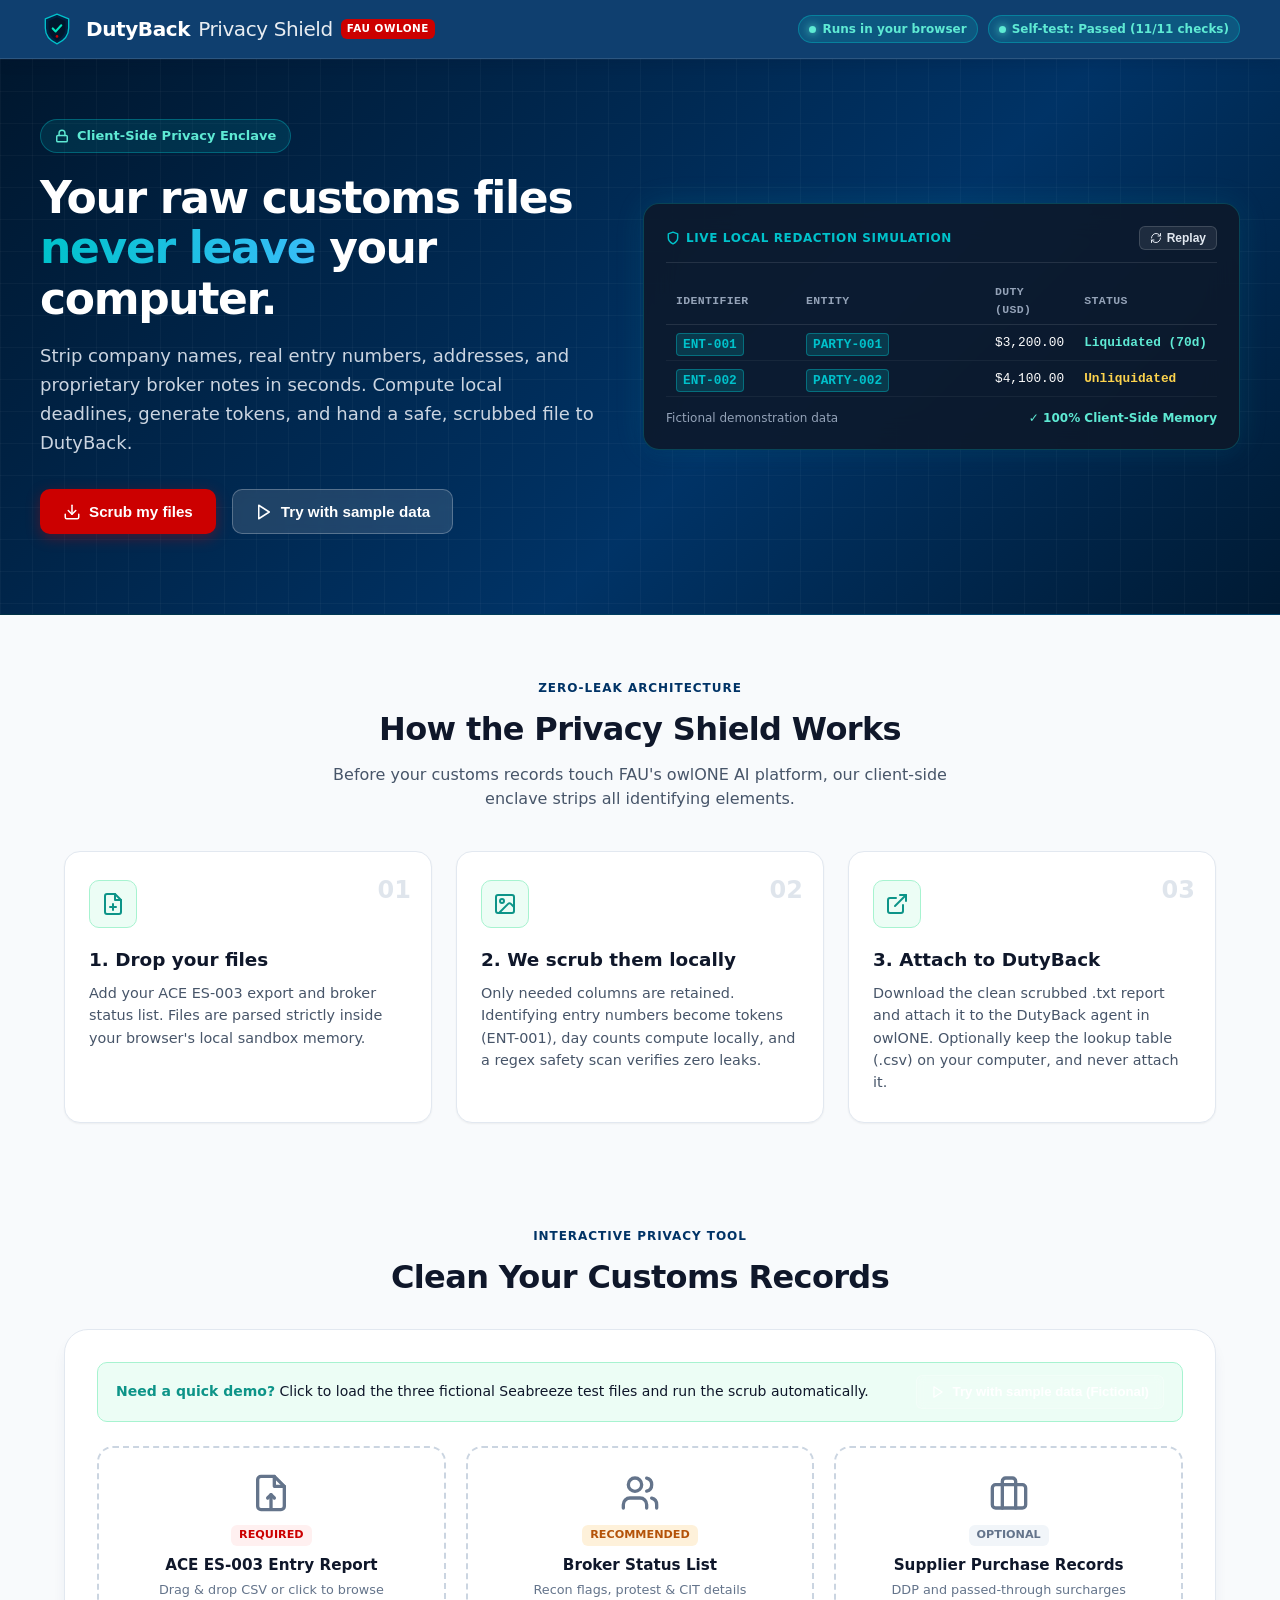
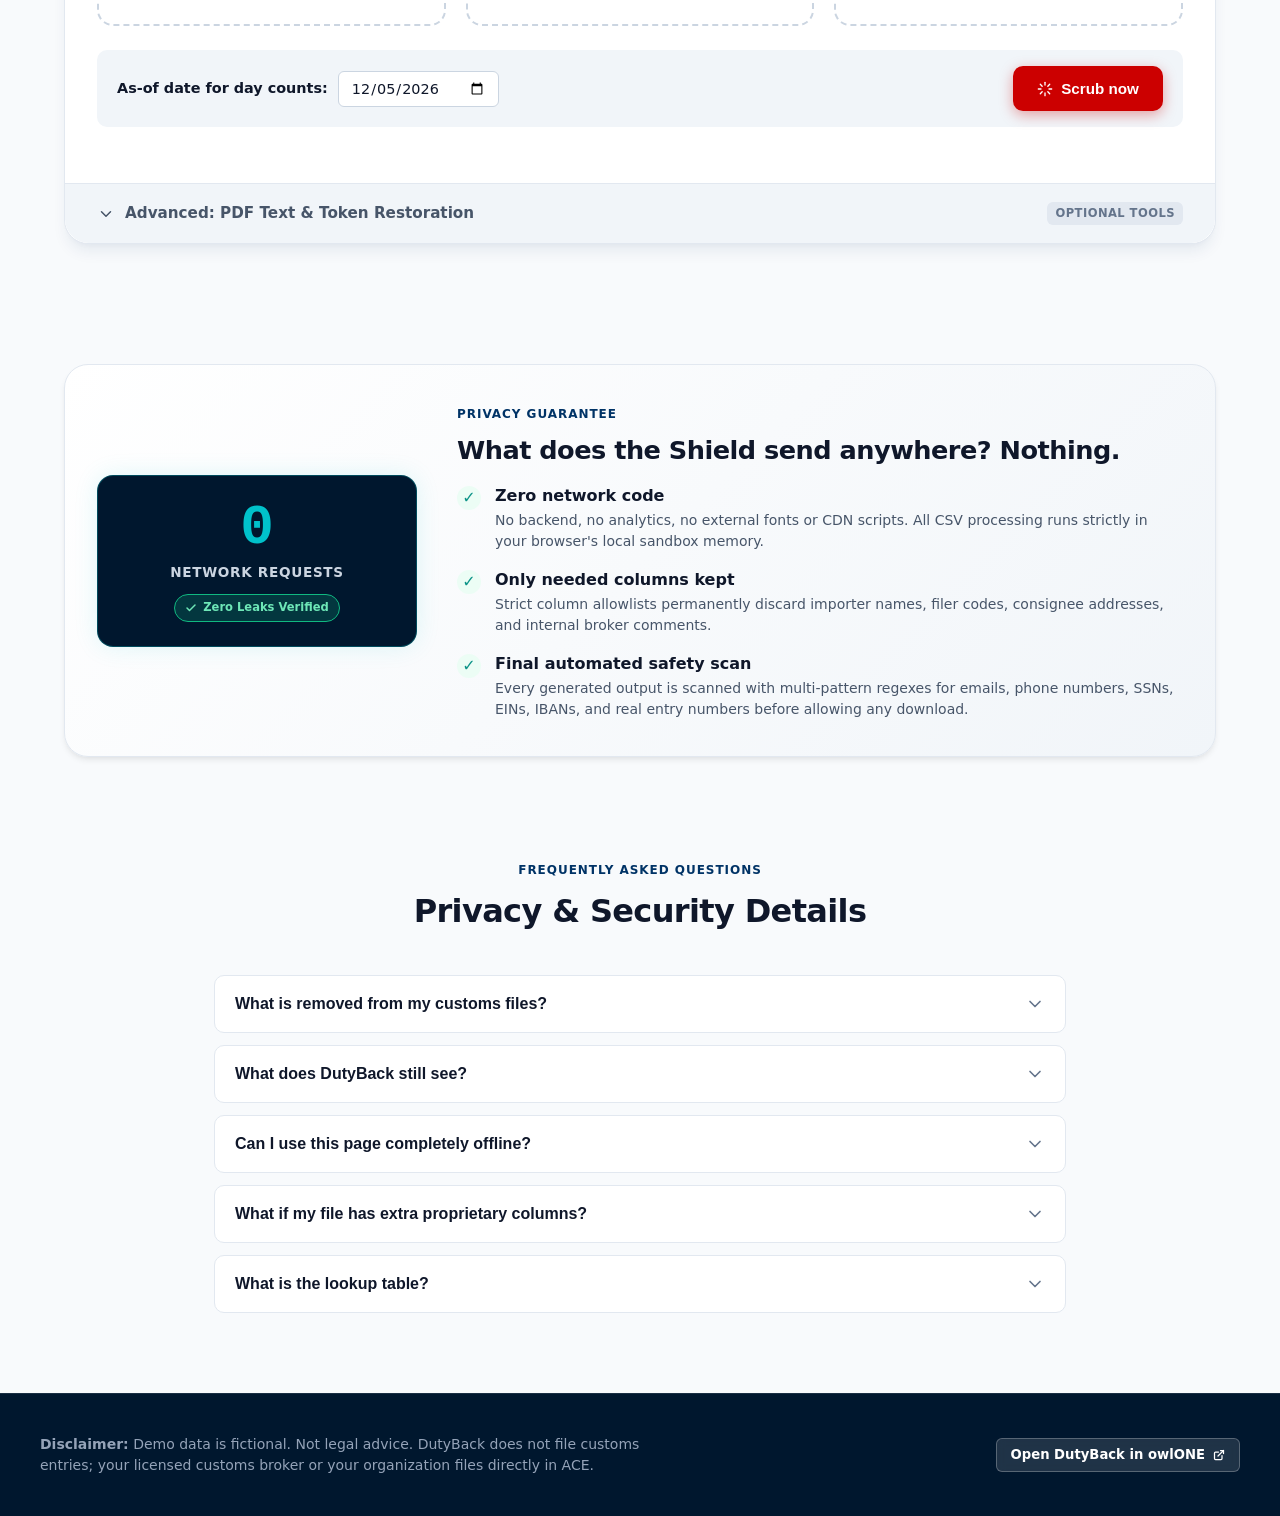
<file: index.html>
<!DOCTYPE html>
<html lang="en">
<head>
  <meta charset="utf-8">
  <meta name="viewport" content="width=device-width, initial-scale=1">
  <title>DutyBack Privacy Shield | Zero-Network Customs Redaction</title>
  <meta name="description" content="Local, browser-only customs data redaction for DutyBack on FAU's owlONE. Strip identifying details from ACE ES-003 files before AI agent ingestion with zero network uploads.">
  <link rel="icon" type="image/svg+xml" href="assets/favicon.svg">
  <link rel="stylesheet" href="css/styles.css">
</head>
<body>

  <!-- Sticky Header -->
  <header class="site-header">
    <div class="header-container">
      <a href="#" class="brand" aria-label="DutyBack Privacy Shield Home">
        <svg class="brand-icon" viewBox="0 0 64 64" fill="none" aria-hidden="true">
          <path d="M32 4L10 13V30C10 44 19 54 32 60C45 54 54 44 54 30V13L32 4Z" fill="#002244" stroke="#00C2CB" stroke-width="2.5" stroke-linejoin="round"/>
          <path d="M32 10L16 17V30C16 41 23 49 32 54C41 49 48 41 48 30V17L32 10Z" fill="#001428" opacity="0.8"/>
          <path d="M24 31L29.5 36.5L40 25" stroke="#00E5C0" stroke-width="4" stroke-linecap="round" stroke-linejoin="round"/>
          <circle cx="32" cy="46" r="2.5" fill="#CC0000" />
        </svg>
        <div class="brand-title">
          DutyBack <span class="brand-subtitle">Privacy Shield</span>
          <span class="badge-fau">FAU owlONE</span>
        </div>
      </a>

      <div class="header-status-group">
        <div class="status-chip chip-safe" title="All processing occurs locally in browser RAM">
          <span class="status-dot"></span> Runs in your browser
        </div>
        <div id="selftest_chip" class="status-chip chip-safe" role="status" aria-live="polite">
          <span class="status-dot"></span> Self-test: Running...
        </div>
      </div>
    </div>
  </header>

  <main>
    <!-- Hero Section -->
    <section class="hero-section" aria-labelledby="hero-heading">
      <div class="hero-container">
        <div class="hero-content">
          <div class="hero-pill">
            <svg width="14" height="14" viewBox="0 0 24 24" fill="none" stroke="currentColor" stroke-width="2.5" stroke-linecap="round" stroke-linejoin="round" aria-hidden="true"><rect width="18" height="11" x="3" y="11" rx="2" ry="2"/><path d="M7 11V7a5 5 0 0 1 10 0v4"/></svg>
            Client-Side Privacy Enclave
          </div>
          <h1 id="hero-heading" class="hero-title">
            Your raw customs files <span class="highlight-cyan">never leave</span> your computer.
          </h1>
          <p class="hero-subtitle">
            Strip company names, real entry numbers, addresses, and proprietary broker notes in seconds. Compute local deadlines, generate tokens, and hand a safe, scrubbed file to DutyBack.
          </p>
          <div class="hero-actions">
            <button class="btn btn-primary" id="hero_scrub_files">
              <svg width="18" height="18" viewBox="0 0 24 24" fill="none" stroke="currentColor" stroke-width="2" stroke-linecap="round" stroke-linejoin="round" aria-hidden="true"><path d="M21 15v4a2 2 0 0 1-2 2H5a2 2 0 0 1-2-2v-4"/><polyline points="7 10 12 15 17 10"/><line x1="12" y1="15" x2="12" y2="3"/></svg>
              Scrub my files
            </button>
            <button class="btn btn-secondary" id="hero_try_sample">
              <svg width="18" height="18" viewBox="0 0 24 24" fill="none" stroke="currentColor" stroke-width="2" stroke-linecap="round" stroke-linejoin="round" aria-hidden="true"><polygon points="5 3 19 12 5 21 5 3"/></svg>
              Try with sample data
            </button>
          </div>
        </div>

        <!-- Animated Redaction Visual Card -->
        <div class="redaction-card animating" id="redaction_visual_card">
          <div class="redaction-card-header">
            <div class="redaction-badge">
              <svg width="14" height="14" viewBox="0 0 24 24" fill="none" stroke="currentColor" stroke-width="2.5" stroke-linecap="round" stroke-linejoin="round" aria-hidden="true"><path d="M12 22s8-4 8-10V5l-8-3-8 3v7c0 6 8 10 8 10z"/></svg>
              Live Local Redaction Simulation
            </div>
            <button class="replay-btn" id="replay_redaction_btn" aria-label="Replay redaction sweep animation">
              <svg width="12" height="12" viewBox="0 0 24 24" fill="none" stroke="currentColor" stroke-width="2" stroke-linecap="round" stroke-linejoin="round" aria-hidden="true"><path d="M3 12a9 9 0 0 1 9-9 9.75 9.75 0 0 1 6.74 2.74L21 8"/><path d="M21 3v5h-5"/><path d="M21 12a9 9 0 0 1-9 9 9.75 9.75 0 0 1-6.74-2.74L3 16"/><path d="M8 16H3v5"/></svg>
              Replay
            </button>
          </div>
          <div class="redaction-table-wrap">
            <table class="redaction-table" aria-label="Fictional redaction demonstration table">
              <thead>
                <tr>
                  <th scope="col">Identifier</th>
                  <th scope="col">Entity</th>
                  <th scope="col">Duty (USD)</th>
                  <th scope="col">Status</th>
                </tr>
              </thead>
              <tbody>
                <tr>
                  <td>
                    <div class="redact-cell redact-1">
                      <span class="redact-original">ABC-9821430-1</span>
                      <span class="redact-sweep"></span>
                      <span class="redact-token">ENT-001</span>
                    </div>
                  </td>
                  <td>
                    <div class="redact-cell redact-2">
                      <span class="redact-original">Atlantic Logistics LLC</span>
                      <span class="redact-sweep"></span>
                      <span class="redact-token">PARTY-001</span>
                    </div>
                  </td>
                  <td>$3,200.00</td>
                  <td class="status-liquidated">Liquidated (70d)</td>
                </tr>
                <tr>
                  <td>
                    <div class="redact-cell redact-3">
                      <span class="redact-original">ABC-9821431-9</span>
                      <span class="redact-sweep"></span>
                      <span class="redact-token">ENT-002</span>
                    </div>
                  </td>
                  <td>
                    <div class="redact-cell redact-4">
                      <span class="redact-original">Pacific Rim Supplies</span>
                      <span class="redact-sweep"></span>
                      <span class="redact-token">PARTY-002</span>
                    </div>
                  </td>
                  <td>$4,100.00</td>
                  <td class="status-unliquidated">Unliquidated</td>
                </tr>
              </tbody>
            </table>
          </div>
          <div class="redaction-card-footer">
            <span>Fictional demonstration data</span>
            <span class="badge-memory">&#10003; 100% Client-Side Memory</span>
          </div>
        </div>
      </div>
    </section>

    <!-- How It Works Section -->
    <section class="how-section" aria-labelledby="how-heading">
      <div class="section-head">
        <span class="section-tag">Zero-Leak Architecture</span>
        <h2 id="how-heading" class="section-title">How the Privacy Shield Works</h2>
        <p class="section-desc">Before your customs records touch FAU's owlONE AI platform, our client-side enclave strips all identifying elements.</p>
      </div>

      <div class="steps-grid">
        <div class="step-card">
          <div class="step-number">01</div>
          <div class="step-icon-wrap" aria-hidden="true">
            <svg width="24" height="24" viewBox="0 0 24 24" fill="none" stroke="currentColor" stroke-width="2" stroke-linecap="round" stroke-linejoin="round"><path d="M14 2H6a2 2 0 0 0-2 2v16a2 2 0 0 0 2 2h12a2 2 0 0 0 2-2V8z"/><polyline points="14 2 14 8 20 8"/><line x1="12" y1="18" x2="12" y2="12"/><line x1="9" y1="15" x2="15" y2="15"/></svg>
          </div>
          <h3 class="step-title">1. Drop your files</h3>
          <p class="step-text">Add your ACE ES-003 export and broker status list. Files are parsed strictly inside your browser's local sandbox memory.</p>
        </div>

        <div class="step-card">
          <div class="step-number">02</div>
          <div class="step-icon-wrap" aria-hidden="true">
            <svg width="24" height="24" viewBox="0 0 24 24" fill="none" stroke="currentColor" stroke-width="2" stroke-linecap="round" stroke-linejoin="round"><rect width="18" height="18" x="3" y="3" rx="2"/><circle cx="9" cy="9" r="2"/><path d="m21 15-3.086-3.086a2 2 0 0 0-2.828 0L6 21"/></svg>
          </div>
          <h3 class="step-title">2. We scrub them locally</h3>
          <p class="step-text">Only needed columns are retained. Identifying entry numbers become tokens (ENT-001), day counts compute locally, and a regex safety scan verifies zero leaks.</p>
        </div>

        <div class="step-card">
          <div class="step-number">03</div>
          <div class="step-icon-wrap" aria-hidden="true">
            <svg width="24" height="24" viewBox="0 0 24 24" fill="none" stroke="currentColor" stroke-width="2" stroke-linecap="round" stroke-linejoin="round"><path d="M15 3h6v6"/><path d="M10 14 21 3"/><path d="M18 13v6a2 2 0 0 1-2 2H5a2 2 0 0 1-2-2V8a2 2 0 0 1 2-2h6"/></svg>
          </div>
          <h3 class="step-title">3. Attach to DutyBack</h3>
          <p class="step-text">Download the clean scrubbed .txt report and attach it to the DutyBack agent in owlONE. Optionally keep the lookup table (.csv) on your computer, and never attach it.</p>
        </div>
      </div>
    </section>

    <!-- The Tool Section -->
    <section class="tool-section" id="tool_section" aria-labelledby="tool-heading">
      <div class="section-head section-head-tight">
        <span class="section-tag">Interactive Privacy Tool</span>
        <h2 id="tool-heading" class="section-title">Clean Your Customs Records</h2>
      </div>

      <div class="tool-card">
        <!-- Main Scrubbing Tool -->
        <div class="tool-main-body" id="s1">
          <!-- Sample Data Banner -->
          <div class="sample-bar">
            <div class="sample-bar-text">
              <strong>Need a quick demo?</strong> Click to load the three fictional Seabreeze test files and run the scrub automatically.
            </div>
            <button class="btn btn-secondary btn-sm" id="tool_try_sample">
              <svg width="14" height="14" viewBox="0 0 24 24" fill="none" stroke="currentColor" stroke-width="2" stroke-linecap="round" stroke-linejoin="round" aria-hidden="true"><polygon points="5 3 19 12 5 21 5 3"/></svg>
              Try with sample data (Fictional)
            </button>
          </div>

          <!-- Drop Zones Grid -->
          <div class="dropzones-grid">
            <!-- ES-003 Zone -->
            <div class="dropzone" id="drop_es" tabindex="0" role="button" aria-label="Drop ACE ES-003 entry report CSV here or click to browse">
              <input type="file" id="f_es" class="dropzone-input" accept=".csv,text/csv" aria-hidden="true">
              <svg class="dropzone-icon" viewBox="0 0 24 24" fill="none" stroke="currentColor" stroke-width="2" stroke-linecap="round" stroke-linejoin="round" aria-hidden="true"><path d="M14 2H6a2 2 0 0 0-2 2v16a2 2 0 0 0 2 2h12a2 2 0 0 0 2-2V8z"/><polyline points="14 2 14 8 20 8"/><polyline points="10 15 12 13 14 15"/><line x1="12" y1="13" x2="12" y2="21"/></svg>
              <span class="dropzone-badge badge-required">Required</span>
              <div class="dropzone-title">ACE ES-003 Entry Report</div>
              <p class="dropzone-desc">Drag &amp; drop CSV or click to browse</p>
              <div class="dropzone-status" id="status_es"></div>
            </div>

            <!-- Broker Zone -->
            <div class="dropzone" id="drop_bk" tabindex="0" role="button" aria-label="Drop Broker status list CSV here or click to browse">
              <input type="file" id="f_bk" class="dropzone-input" accept=".csv,text/csv" aria-hidden="true">
              <svg class="dropzone-icon" viewBox="0 0 24 24" fill="none" stroke="currentColor" stroke-width="2" stroke-linecap="round" stroke-linejoin="round" aria-hidden="true"><path d="M16 21v-2a4 4 0 0 0-4-4H6a4 4 0 0 0-4 4v2"/><circle cx="9" cy="7" r="4"/><path d="M22 21v-2a4 4 0 0 0-3-3.87"/><path d="M16 3.13a4 4 0 0 1 0 7.75"/></svg>
              <span class="dropzone-badge badge-recommended">Recommended</span>
              <div class="dropzone-title">Broker Status List</div>
              <p class="dropzone-desc">Recon flags, protest &amp; CIT details</p>
              <div class="dropzone-status" id="status_bk"></div>
            </div>

            <!-- Supplier Zone -->
            <div class="dropzone" id="drop_su" tabindex="0" role="button" aria-label="Drop Supplier purchase records CSV here or click to browse">
              <input type="file" id="f_su" class="dropzone-input" accept=".csv,text/csv" aria-hidden="true">
              <svg class="dropzone-icon" viewBox="0 0 24 24" fill="none" stroke="currentColor" stroke-width="2" stroke-linecap="round" stroke-linejoin="round" aria-hidden="true"><rect width="20" height="14" x="2" y="7" rx="2" ry="2"/><path d="M16 21V5a2 2 0 0 0-2-2h-4a2 2 0 0 0-2 2v16"/></svg>
              <span class="dropzone-badge badge-optional">Optional</span>
              <div class="dropzone-title">Supplier Purchase Records</div>
              <p class="dropzone-desc">DDP and passed-through surcharges</p>
              <div class="dropzone-status" id="status_su"></div>
            </div>
          </div>

          <!-- Controls Bar -->
          <div class="controls-bar">
            <div class="date-group">
              <label for="asof">As-of date for day counts:</label>
              <input type="date" id="asof" class="date-input" required>
            </div>
            <button class="btn btn-primary btn-scrub" id="run">
              <svg width="16" height="16" viewBox="0 0 24 24" fill="none" stroke="currentColor" stroke-width="2" stroke-linecap="round" stroke-linejoin="round" aria-hidden="true"><path d="M12 2v4"/><path d="M12 18v4"/><path d="m4.93 4.93 2.83 2.83"/><path d="m16.24 16.24 2.83 2.83"/><path d="M2 12h4"/><path d="M18 12h4"/><path d="m4.93 19.07 2.83-2.83"/><path d="m16.24 7.76 2.83-2.83"/></svg>
              Scrub now
            </button>
          </div>

          <!-- Results Panel -->
          <div class="results-panel" id="results_panel">
            <div id="report"></div>

            <!-- Download and Actions Output Box -->
            <div id="outbox" class="outbox-wrap">
              <div class="next-step-callout">
                <div>
                  <strong class="next-step-title">Next Step: Ingest into DutyBack</strong>
                  <p class="next-step-desc">
                    Download the scrubbed file below and attach it in DutyBack on owlONE.
                  </p>
                </div>
                <a href="https://owlone.fau.edu/chat/858e4234-d789-4261-a229-0a10f5299f1b" class="btn btn-safe owlone-link" role="button" target="_blank" rel="noopener noreferrer">
                  Open DutyBack in owlONE
                  <svg width="14" height="14" viewBox="0 0 24 24" fill="none" stroke="currentColor" stroke-width="2.5" stroke-linecap="round" stroke-linejoin="round" aria-hidden="true"><path d="M18 13v6a2 2 0 0 1-2 2H5a2 2 0 0 1-2-2V8a2 2 0 0 1 2-2h6"/><polyline points="15 3 21 3 21 9"/><line x1="10" y1="14" x2="21" y2="3"/></svg>
                </a>
              </div>

              <div class="download-action-bar">
                <button class="btn btn-primary btn-download-main" id="dltxt">
                  <svg width="18" height="18" viewBox="0 0 24 24" fill="none" stroke="currentColor" stroke-width="2" stroke-linecap="round" stroke-linejoin="round" aria-hidden="true"><path d="M21 15v4a2 2 0 0 1-2 2H5a2 2 0 0 1-2-2v-4"/><polyline points="7 10 12 15 17 10"/><line x1="12" y1="15" x2="12" y2="3"/></svg>
                  Download scrubbed file (.txt)
                </button>
              </div>

              <p class="download-policy-notice">Once you attach the file in owlONE, it is processed there, logged and stored under FAU IT policies, and authorized FAU staff may access it. The Shield removes identifying details first; duty amounts, dates and statuses remain.</p>

              <div class="lookup-csv-container">
                <a href="#" id="dl_lookup_csv" class="lookup-csv-link">Optional: download lookup table (.csv)</a>
                <p class="lookup-csv-notice">Contains your real entry numbers. Keep it private and never attach it to DutyBack.</p>
              </div>

              <textarea id="out" class="is-hidden" aria-hidden="true"></textarea>
            </div>
          </div>
        </div>

        <!-- Collapsed Advanced Accordion -->
        <details class="advanced-accordion" id="advanced_accordion">
          <summary class="advanced-summary">
            <span class="advanced-summary-label">
              <svg width="18" height="18" viewBox="0 0 24 24" fill="none" stroke="currentColor" stroke-width="2" stroke-linecap="round" stroke-linejoin="round" aria-hidden="true"><path d="m6 9 6 6 6-6"/></svg>
              Advanced: PDF Text &amp; Token Restoration
            </span>
            <span class="advanced-badge">Optional Tools</span>
          </summary>
          <div class="advanced-body">
            <!-- Tool A: Scrub text from a PDF -->
            <div class="advanced-tool-block" id="s2">
              <h3 class="advanced-tool-title">Scrub text from a PDF</h3>
              <p class="tab-intro-text">
                Open your customs PDF document, select all text, copy, and paste it below. (Scanned PDFs without OCR cannot be pasted).
              </p>
              <div class="form-group">
                <label for="names" class="form-label-bold">
                  Names to remove (one per line: importer, broker, forwarders, individuals, cities, ports):
                </label>
                <textarea id="names" class="textarea-clean textarea-names" placeholder="Harborline Home Goods LLC&#10;Harborline&#10;Atlantic Gateway Customs Brokers"></textarea>
              </div>
              <div class="form-group">
                <label for="pdftext" class="form-label-bold">
                  Text from the PDF:
                </label>
                <textarea id="pdftext" class="textarea-clean textarea-pdf" placeholder="Paste text here..."></textarea>
              </div>
              <button class="btn btn-primary" id="runtext">
                <svg width="16" height="16" viewBox="0 0 24 24" fill="none" stroke="currentColor" stroke-width="2" stroke-linecap="round" stroke-linejoin="round" aria-hidden="true"><path d="M12 2v4"/><path d="M12 18v4"/></svg>
                Scrub text
              </button>

              <div id="textreport" class="mt-16"></div>

              <div class="mt-16">
                <label for="textout" class="form-label-bold">
                  Scrubbed Text Output:
                </label>
                <textarea id="textout" class="textarea-clean" readonly placeholder="Scrubbed text appears here"></textarea>
              </div>

              <div class="action-toolbar">
                <button class="btn btn-primary" id="dltext">Download scrubbed text (.txt)</button>
                <button class="btn btn-outline-navy" id="copytext">Copy text</button>
                <button class="btn btn-secondary btn-key-file" id="dlkey2">Download key file (keep private)</button>
              </div>
            </div>

            <div class="advanced-separator"></div>

            <!-- Tool B: Restore real values -->
            <div class="advanced-tool-block" id="s3">
              <h3 class="advanced-tool-title">Restore real values</h3>
              <p class="tab-intro-text-lg">
                When DutyBack gives you recommendations for tokenized entries (e.g. <code>ENT-003</code>), use your private key file to rehydrate real numbers locally on your computer.
              </p>

              <div class="form-group-lg">
                <label for="keyfile" class="form-label-bold">
                  Step A. Select your local key file (.json):
                </label>
                <input type="file" id="keyfile" class="date-input" accept=".json,application/json">
                <div id="keystatus" class="keystatus-text"></div>
              </div>

              <div class="form-group-lg">
                <label for="tokens" class="form-label-bold">
                  Step B. Paste text from owlONE containing tokens (e.g. ENT-001, SUPPLIER-002):
                </label>
                <textarea id="tokens" class="textarea-clean textarea-tokens" placeholder="Paste owlONE advice or report with tokens here..."></textarea>
              </div>

              <button class="btn btn-primary" id="restore">
                <svg width="16" height="16" viewBox="0 0 24 24" fill="none" stroke="currentColor" stroke-width="2" stroke-linecap="round" stroke-linejoin="round" aria-hidden="true"><polyline points="23 4 23 10 17 10"/><path d="M20.49 15a9 9 0 1 1-2.12-9.36L23 10"/></svg>
                Restore real values
              </button>

              <div class="mt-20">
                <label for="restored" class="form-label-bold">
                  Restored text (Contains real identifiers — do not share):
                </label>
                <textarea id="restored" class="textarea-clean textarea-pdf" placeholder="Restored text appears here"></textarea>
              </div>

              <div class="action-toolbar">
                <button class="btn btn-outline-navy" id="copyrestored">Copy restored text</button>
              </div>
            </div>
          </div>
        </details>
      </div>
    </section>

    <!-- "What Leaves Your Computer? Nothing." Panel -->
    <section class="proof-section" aria-labelledby="proof-heading">
      <div class="proof-card">
        <div class="network-meter">
          <div class="meter-num" id="network_count">0</div>
          <div class="meter-title">Network Requests</div>
          <div class="meter-badge is-hidden" id="zero_leaks_badge">
            <svg width="12" height="12" viewBox="0 0 24 24" fill="none" stroke="currentColor" stroke-width="3" stroke-linecap="round" stroke-linejoin="round" aria-hidden="true"><polyline points="20 6 9 17 4 12"/></svg>
            Zero Leaks Verified
          </div>
        </div>

        <div>
          <span class="section-tag">Privacy Guarantee</span>
          <h2 id="proof-heading" class="section-title proof-heading">
            What does the Shield send anywhere? Nothing.
          </h2>
          <ul class="proof-bullets">
            <li class="proof-bullet">
              <div class="proof-bullet-icon" aria-hidden="true">&#10003;</div>
              <div class="proof-bullet-text">
                <strong>Zero network code</strong>
                <p>No backend, no analytics, no external fonts or CDN scripts. All CSV processing runs strictly in your browser's local sandbox memory.</p>
              </div>
            </li>
            <li class="proof-bullet">
              <div class="proof-bullet-icon" aria-hidden="true">&#10003;</div>
              <div class="proof-bullet-text">
                <strong>Only needed columns kept</strong>
                <p>Strict column allowlists permanently discard importer names, filer codes, consignee addresses, and internal broker comments.</p>
              </div>
            </li>
            <li class="proof-bullet">
              <div class="proof-bullet-icon" aria-hidden="true">&#10003;</div>
              <div class="proof-bullet-text">
                <strong>Final automated safety scan</strong>
                <p>Every generated output is scanned with multi-pattern regexes for emails, phone numbers, SSNs, EINs, IBANs, and real entry numbers before allowing any download.</p>
              </div>
            </li>
          </ul>
        </div>
      </div>
    </section>

    <!-- FAQ Accordion -->
    <section class="faq-section" aria-labelledby="faq-heading">
      <div class="section-head">
        <span class="section-tag">Frequently Asked Questions</span>
        <h2 id="faq-heading" class="section-title">Privacy &amp; Security Details</h2>
      </div>

      <div class="faq-list">
        <div class="faq-item">
          <button class="faq-trigger" aria-expanded="false" aria-controls="faq-ans-1">
            <span>What is removed from my customs files?</span>
            <svg class="faq-chevron" viewBox="0 0 24 24" fill="none" stroke="currentColor" stroke-width="2" stroke-linecap="round" stroke-linejoin="round" aria-hidden="true"><polyline points="6 9 12 15 18 9"/></svg>
          </button>
          <div class="faq-content" id="faq-ans-1">
            Importer names, filer codes, broker names, broker notes, consignee information, physical addresses, contact phone numbers, emails, and all columns not strictly required by DutyBack are permanently dropped. Real entry numbers, PO numbers, and supplier names are replaced with locally generated tokens (e.g., ENT-001, SUPPLIER-001).
          </div>
        </div>

        <div class="faq-item">
          <button class="faq-trigger" aria-expanded="false" aria-controls="faq-ans-2">
            <span>What does DutyBack still see?</span>
            <svg class="faq-chevron" viewBox="0 0 24 24" fill="none" stroke="currentColor" stroke-width="2" stroke-linecap="round" stroke-linejoin="round" aria-hidden="true"><polyline points="6 9 12 15 18 9"/></svg>
          </button>
          <div class="faq-content" id="faq-ans-2">
            DutyBack only sees anonymized tokens (e.g., ENT-001), HTS Chapter 99 numbers (e.g., 9903.01.24), duty dollar amounts, liquidation statuses, and locally computed day counts (days since liquidation, days until CAPE deadline, days until protest deadline). <strong>Important notice:</strong> FAU's owlONE platform logs interactions under standard FAU IT and cloud policies, so we do not claim data inside the chat is never stored. The Privacy Shield ensures your proprietary customs identity never enters the chat in the first place.
          </div>
        </div>

        <div class="faq-item">
          <button class="faq-trigger" aria-expanded="false" aria-controls="faq-ans-3">
            <span>Can I use this page completely offline?</span>
            <svg class="faq-chevron" viewBox="0 0 24 24" fill="none" stroke="currentColor" stroke-width="2" stroke-linecap="round" stroke-linejoin="round" aria-hidden="true"><polyline points="6 9 12 15 18 9"/></svg>
          </button>
          <div class="faq-content" id="faq-ans-3">
            Yes! Because this application contains zero external dependencies, CDN scripts, or remote web fonts, you can save the page to your local drive (File &gt; Save Page As...) and double-click to open it offline with no internet connection (<code>file://</code>). It operates identically.
          </div>
        </div>

        <div class="faq-item">
          <button class="faq-trigger" aria-expanded="false" aria-controls="faq-ans-4">
            <span>What if my file has extra proprietary columns?</span>
            <svg class="faq-chevron" viewBox="0 0 24 24" fill="none" stroke="currentColor" stroke-width="2" stroke-linecap="round" stroke-linejoin="round" aria-hidden="true"><polyline points="6 9 12 15 18 9"/></svg>
          </button>
          <div class="faq-content" id="faq-ans-4">
            Any column not explicitly on DutyBack's strict allowlist is automatically discarded during parsing. The tool reports exactly which columns were dropped so you can verify that internal SKU numbers, margin notes, or supplier pricing were excluded.
          </div>
        </div>

        <div class="faq-item">
          <button class="faq-trigger" aria-expanded="false" aria-controls="faq-ans-5">
            <span>What is the lookup table?</span>
            <svg class="faq-chevron" viewBox="0 0 24 24" fill="none" stroke="currentColor" stroke-width="2" stroke-linecap="round" stroke-linejoin="round" aria-hidden="true"><polyline points="6 9 12 15 18 9"/></svg>
          </button>
          <div class="faq-content" id="faq-ans-5">
            The lookup table (<code>dutyback-lookup-table.csv</code>) maps each anonymized token (such as <code>ENT-001</code>) back to your real customs entry number. It is built strictly in your local browser memory from the session key and downloaded only if you choose. Keep this file private on your computer and never upload or paste it into a chat. When DutyBack recommends filing actions for specific tokens, use this file to match them with your records in ACE.
          </div>
        </div>
      </div>
    </section>
  </main>

  <!-- Footer -->
  <footer class="site-footer">
    <div class="footer-container">
      <div class="footer-disclaimer">
        <strong>Disclaimer:</strong> Demo data is fictional. Not legal advice. DutyBack does not file customs entries; your licensed customs broker or your organization files directly in ACE.
      </div>
      <div>
        <a href="https://owlone.fau.edu/chat/858e4234-d789-4261-a229-0a10f5299f1b" class="btn btn-secondary btn-sm owlone-link" role="button" target="_blank" rel="noopener noreferrer">
          Open DutyBack in owlONE
          <svg width="12" height="12" viewBox="0 0 24 24" fill="none" stroke="currentColor" stroke-width="2.5" stroke-linecap="round" stroke-linejoin="round" aria-hidden="true"><path d="M18 13v6a2 2 0 0 1-2 2H5a2 2 0 0 1-2-2V8a2 2 0 0 1 2-2h6"/><polyline points="15 3 21 3 21 9"/><line x1="10" y1="14" x2="21" y2="3"/></svg>
        </a>
      </div>
    </div>
  </footer>

  <!-- Classic Scripts in dependency order (works on file://) -->
  <script src="js/shield-core.js"></script>
  <script src="js/sample-data.js"></script>
  <script src="js/app.js"></script>
</body>
</html>
</file>
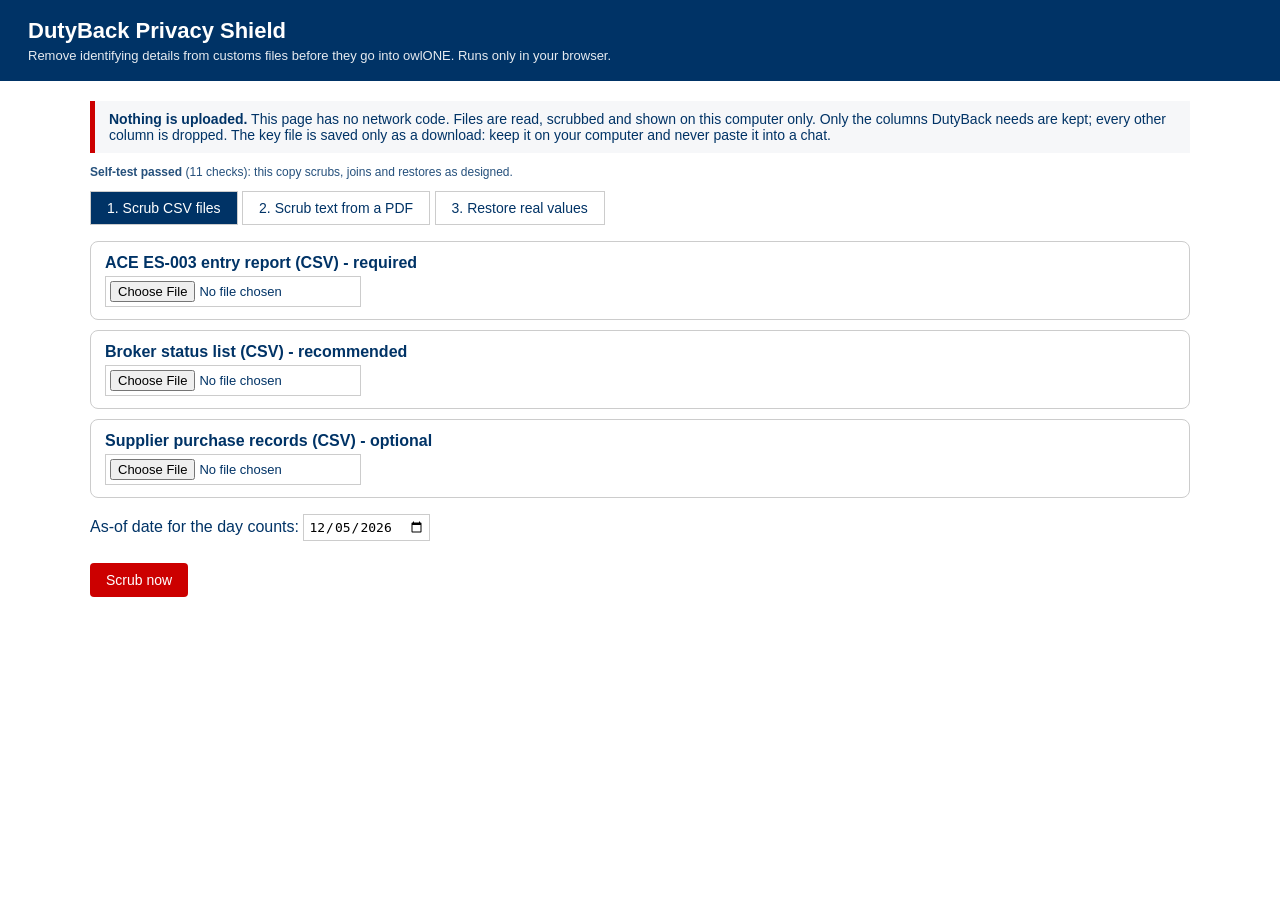
<file: legacy/privacy-shield-v3.html>
<!DOCTYPE html>
<html lang="en">

<head>
    <meta charset="utf-8">
    <meta name="viewport" content="width=device-width, initial-scale=1">
    <title>DutyBack Privacy Shield v3</title>
    <style>
        :root {
            --blue: #003366;
            --red: #CC0000;
            --gray: #CCCCCC;
        }

        body {
            font-family: Arial, Helvetica, sans-serif;
            color: var(--blue);
            margin: 0;
            background: #fff;
        }

        header {
            background: var(--blue);
            color: #fff;
            padding: 18px 28px;
        }

        header h1 {
            margin: 0;
            font-size: 22px;
        }

        header p {
            margin: 4px 0 0;
            font-size: 13px;
            opacity: .9;
        }

        main {
            max-width: 1100px;
            margin: 0 auto;
            padding: 20px 28px 60px;
        }

        .banner {
            border-left: 5px solid var(--red);
            background: #f6f7f9;
            padding: 10px 14px;
            font-size: 14px;
            margin-bottom: 12px;
        }

        .tabs button {
            border: 1px solid var(--gray);
            background: #fff;
            color: var(--blue);
            padding: 8px 16px;
            cursor: pointer;
            font-size: 14px;
        }

        .tabs button.on {
            background: var(--blue);
            color: #fff;
        }

        section {
            display: none;
            margin-top: 16px;
        }

        section.on {
            display: block;
        }

        .box {
            border: 1px solid var(--gray);
            border-radius: 8px;
            padding: 12px 14px;
            margin-bottom: 10px;
        }

        .box b {
            display: block;
            margin-bottom: 4px;
        }

        table {
            border-collapse: collapse;
            width: 100%;
            font-size: 12px;
            margin-top: 10px;
        }

        th,
        td {
            border: 1px solid var(--gray);
            padding: 4px 6px;
            text-align: left;
        }

        th {
            background: #eef1f5;
        }

        input,
        textarea {
            font-size: 13px;
            padding: 4px;
            border: 1px solid var(--gray);
        }

        textarea {
            width: 100%;
            height: 150px;
            box-sizing: border-box;
            font-family: monospace;
        }

        button.act {
            background: var(--red);
            color: #fff;
            border: 0;
            padding: 9px 16px;
            font-size: 14px;
            cursor: pointer;
            border-radius: 4px;
            margin: 6px 6px 0 0;
        }

        button.sec {
            background: #fff;
            color: var(--blue);
            border: 1px solid var(--blue);
            padding: 8px 14px;
            font-size: 14px;
            cursor: pointer;
            border-radius: 4px;
            margin: 6px 6px 0 0;
        }

        .warn {
            color: var(--red);
            font-size: 13px;
        }

        .ok {
            font-size: 13px;
        }

        .small {
            font-size: 12px;
            opacity: .85;
        }
    </style>
</head>

<body>
    <header>
        <h1>DutyBack Privacy Shield</h1>
        <p>Remove identifying details from customs files before they go into owlONE. Runs only in your browser.</p>
    </header>
    <main>
        <div class="banner">
            <b>Nothing is uploaded.</b> This page has no network code. Files are read, scrubbed and shown on this
            computer only.
            Only the columns DutyBack needs are kept; every other column is dropped. The key file is saved only as a
            download: keep it on your computer and never paste it into a chat.
        </div>
        <p id="selftest" class="small">Self-test: running...</p>
        <div class="tabs">
            <button id="t1" class="on">1. Scrub CSV files</button>
            <button id="t2">2. Scrub text from a PDF</button>
            <button id="t3">3. Restore real values</button>
        </div>

        <section id="s1" class="on">
            <div class="box"><b>ACE ES-003 entry report (CSV) - required</b><input type="file" id="f_es"
                    accept=".csv,text/csv"></div>
            <div class="box"><b>Broker status list (CSV) - recommended</b><input type="file" id="f_bk"
                    accept=".csv,text/csv"></div>
            <div class="box"><b>Supplier purchase records (CSV) - optional</b><input type="file" id="f_su"
                    accept=".csv,text/csv"></div>
            <p>As-of date for the day counts: <input type="date" id="asof"></p>
            <button class="act" id="run">Scrub now</button>
            <div id="report"></div>
            <div id="outbox" style="display:none">
                <button class="act" id="dltxt">Download scrubbed file (.txt) to attach in owlONE</button>
                <button class="sec" id="copy">Or copy the text to paste</button>
                <button class="sec" id="dlkey">Download key file (keep private)</button>
                <p class="small"><b>Next:</b> go back to the DutyBack agent in owlONE and attach the downloaded .txt
                    file with the + button. Do not attach the key file.</p>
                <p class="small">Scrubbed text (select all and copy if the Copy button is blocked by your browser):</p>
                <textarea id="out" readonly></textarea>
            </div>
        </section>

        <section id="s2">
            <p class="small">Open the PDF, select all, copy, and paste the text here. Scanned PDFs have no text to copy.
            </p>
            <p><b>Names to remove</b> (one per line: your company, your broker, suppliers, forwarders, people, cities,
                ports, and product names):</p>
            <textarea id="names" style="height:90px"
                placeholder="Harborline Home Goods LLC&#10;Harborline&#10;Atlantic Gateway Customs Brokers"></textarea>
            <p><b>Text from the PDF</b></p>
            <textarea id="pdftext"></textarea>
            <button class="act" id="runtext">Scrub text</button>
            <div id="textreport"></div>
            <textarea id="textout" readonly placeholder="Scrubbed text appears here"></textarea>
            <button class="act" id="dltext">Download scrubbed text (.txt) to attach in owlONE</button>
            <button class="sec" id="copytext">Or copy the text to paste</button>
            <button class="sec" id="dltxt2">Download as .txt (attach this in owlONE)</button>
            <button class="sec" id="dlkey2">Download key file (keep private)</button>
        </section>

        <section id="s3">
            <p><b>Step A.</b> Choose your key file: <input type="file" id="keyfile" accept=".json,application/json"></p>
            <p><b>Step B.</b> Paste text from owlONE that contains tokens (for example ENT-003):</p>
            <textarea id="tokens"></textarea>
            <button class="act" id="restore">Restore real values</button>
            <p class="small">Masked or dropped values are one-way and are not restored.</p>
            <textarea id="restored" placeholder="Restored text appears here"></textarea>
            <button class="sec" id="copyrestored">Copy restored text</button>
        </section>
    </main>

    <script>
        /*__CORE_START__*/
        const Shield = (function () {
            const ENTRY_RE = /^[A-Z0-9]{3}-\d{7}-\d$/;
            const PATTERNS = {
                email: /[A-Za-z0-9._%+-]+@[A-Za-z0-9.-]+\.[A-Za-z]{2,}/g,
                phone: /(?:\+?1[\s.-]?)?\(?\d{3}\)?[\s.-]\d{3}[\s.-]\d{4}\b/g,
                ssn: /\b\d{3}-\d{2}-\d{4}\b/g,
                ein: /\b\d{2}-\d{7}\b/g,
                iban: /\b[A-Z]{2}\d{2}[A-Z0-9]{11,30}\b/g,
                longdigits: /\b\d{9,17}\b/g
            };

            function parseCSVRaw(text) {
                const rows = []; let row = [], cur = '', q = false;
                text = text.replace(/^\uFEFF/, '');
                for (let i = 0; i < text.length; i++) {
                    const c = text[i];
                    if (q) { if (c === '"') { if (text[i + 1] === '"') { cur += '"'; i++; } else q = false; } else cur += c; }
                    else if (c === '"') q = true;
                    else if (c === ',') { row.push(cur); cur = ''; }
                    else if (c === '\n' || c === '\r') { if (c === '\r' && text[i + 1] === '\n') i++; row.push(cur); cur = ''; if (row.length > 1 || row[0] !== '') rows.push(row); row = []; }
                    else cur += c;
                }
                if (cur !== '' || row.length) { row.push(cur); rows.push(row); }
                return rows;
            }
            // Real exports start with banner lines (company, broker, dates). They are removed, never passed on.
            function parseTable(text) {
                const rows = parseCSVRaw(text); const pre = [];
                while (rows.length && rows[0].filter(c => c.trim() !== '').length <= 1) pre.push(rows.shift().join(' ').trim());
                const header = rows.shift() || [];
                return { header, rows, preamble: pre.filter(Boolean) };
            }
            function toCSV(header, rows) {
                const esc = v => { v = String(v == null ? '' : v); return /[",\n\r]/.test(v) ? '"' + v.replace(/"/g, '""') + '"' : v; };
                return [header, ...rows].map(r => r.map(esc).join(',')).join('\n');
            }
            const norm = h => h.toLowerCase().replace(/\([^)]*\)/g, ' ').replace(/[^a-z0-9]+/g, '_').replace(/^_+|_+$/g, '');
            const yn = v => { v = String(v || '').trim().toUpperCase(); return v === 'Y' || v === 'YES' || v === 'TRUE' ? 'Y' : (v === 'N' || v === 'NO' || v === 'FALSE' ? 'N' : ''); };

            function daysBetween(a, b) { // a - b in days, ISO dates
                const A = Date.UTC(+a.slice(0, 4), +a.slice(5, 7) - 1, +a.slice(8, 10)), B = Date.UTC(+b.slice(0, 4), +b.slice(5, 7) - 1, +b.slice(8, 10));
                return Math.round((A - B) / 86400000);
            }
            const isISO = s => /^\d{4}-\d{2}-\d{2}$/.test((s || '').trim());

            // Allowlists: only these columns are ever used. Anything else is dropped (and reported by name).
            const ES_USED = { entry_number: 'entry_number', entry_type: 'entry_type', hts_chapter_99_number: 'hts', ieepa_duty_amount: 'duty', duty_on_line: 'duty', ieepa_duty_usd: 'duty', liquidation_status: 'status', liquidation_date: 'liq_date' };
            const ES_IGNORED_OK = ['days_since_liquidation', 'days_since_liquidation_as_of', 'filer_code', 'line_number', 'country_of_origin', 'entry_date'];
            const BK_USED = { entry_number: 'entry_number', reconciliation_flag: 'recon', type_09_reconciliation_entry_filed: 't09', type_09_scheduled_filing_date: 't09_date', open_protest: 'protest', protest_filed_only_for_ieepa_refund: 'protest_ieepa', cit_plaintiff: 'cit' };
            const SU_USED = { po_number: 'po', supplier: 'supplier', incoterms: 'incoterms', importer_of_record: 'ior', ieepa_tariff_surcharge_passed_through: 'surcharge' };

            function mapColumns(header, used, ignoredOk) {
                const idx = {}, dropped = [], derived = [];
                header.forEach((h, i) => {
                    const n = norm(h);
                    if (used[n]) idx[used[n]] = i; else dropped.push(h);
                });
                return { idx, dropped };
            }

            function makeTokener(key) {
                const counters = {}, reverse = {};
                return (prefix, value) => {
                    const k = prefix + '|' + value;
                    if (!reverse[k]) { counters[prefix] = (counters[prefix] || 0) + 1; const t = prefix + '-' + String(counters[prefix]).padStart(3, '0'); reverse[k] = t; key.tokens[t] = value; }
                    return reverse[k];
                };
            }
            const roleOf = v => { v = String(v || '').toLowerCase(); if (/forwarder|logistics|freight/.test(v)) return 'Forwarder'; if (/^(the )?(supplier|seller|manufacturer|vendor)/.test(v)) return 'Supplier'; if (/^(importer|buyer|company|self|us)$/.test(v.trim())) return 'Buyer'; return 'Other (check)'; };

            function scrubCSVs(esText, bkText, suText, asOf) {
                const key = { version: 2, created: new Date().toISOString().slice(0, 10), tokens: {} };
                const tok = makeTokener(key);
                const report = { preambleRemoved: 0, dropped: {}, flags: {}, notes: [] };
                const bump = f => { report.flags[f] = (report.flags[f] || 0) + 1; };
                const es = parseTable(esText); report.preambleRemoved += es.preamble.length;
                const ec = mapColumns(es.header, ES_USED);
                report.dropped.es = ec.dropped;
                if (ec.idx.entry_number === undefined) throw new Error('No entry number column found in the ES-003 file.');
                let bk = null, bc = null, bmap = {};
                if (bkText) {
                    bk = parseTable(bkText); report.preambleRemoved += bk.preamble.length; bc = mapColumns(bk.header, BK_USED); report.dropped.bk = bc.dropped;
                    bk.rows.forEach(r => { const e = (r[bc.idx.entry_number] || '').trim(); if (e) bmap[e] = r; });
                }
                const seen = {}; const g = (r, c, k) => (c.idx[k] === undefined ? '' : (r[c.idx[k]] || '').trim());
                const outHeader = ['entry_number', 'entry_type', 'hts_chapter_99', 'ieepa_duty_usd', 'liquidation_status', 'days_since_liquidation', 'cape_days_left', 'protest_days_left', 'reconciliation_flag', 'type_09_filed', 'type_09_days_until_filing', 'open_protest', 'protest_ieepa_only', 'cit_plaintiff', 'entry_number_valid', 'data_flags'];
                const entries = es.rows.filter(r => (r[ec.idx.entry_number] || '').trim() !== '').map(r => {
                    const raw = (r[ec.idx.entry_number] || '').trim(); const flags = [];
                    const valid = ENTRY_RE.test(raw); if (!valid) { flags.push('malformed_entry_number'); bump('malformed_entry_number'); }
                    if (seen[raw]) { flags.push('duplicate_entry'); bump('duplicate_entry'); } seen[raw] = true;
                    const status = g(r, ec, 'status'), liq = g(r, ec, 'liq_date');
                    let days = '', cape = '', prot = '';
                    if (isISO(liq) && asOf) { const d = daysBetween(asOf, liq); days = String(d); cape = String(80 - d); prot = String(180 - d); }
                    if (/^liquidated/i.test(status) && !isISO(liq)) { flags.push('liquidated_no_date'); bump('liquidated_no_date'); }
                    if (status === '' && !isISO(liq)) { flags.push('status_missing'); bump('status_missing'); }
                    let b = null, recon = '', t09 = '', t09d = '', prot_open = '', pie = '', cit = '';
                    if (bk) {
                        b = bmap[raw];
                        if (!b) { flags.push('no_broker_row'); bump('no_broker_row'); }
                        else {
                            recon = yn(g(b, bc, 'recon')); t09 = yn(g(b, bc, 't09')); prot_open = yn(g(b, bc, 'protest')); pie = yn(g(b, bc, 'protest_ieepa')); cit = yn(g(b, bc, 'cit'));
                            const sd = g(b, bc, 't09_date'); if (isISO(sd) && asOf) t09d = String(daysBetween(sd, asOf));
                        }
                    }
                    const duty = g(r, ec, 'duty').replace(/[$,]/g, '');
                    return [tok('ENT', raw), g(r, ec, 'entry_type'), g(r, ec, 'hts'), duty, status, days, cape, prot, recon, t09, t09d, prot_open, pie, cit, valid ? 'Y' : 'N', flags.join(';')];
                });
                let sup = null;
                if (suText) {
                    const su = parseTable(suText); report.preambleRemoved += su.preamble.length; const sc = mapColumns(su.header, SU_USED); report.dropped.su = sc.dropped;
                    const sh = ['po', 'supplier', 'incoterms', 'importer_of_record_role', 'ieepa_surcharge_usd'];
                    sup = {
                        header: sh, rows: su.rows.filter(r => r.join('').trim() !== '').map(r => {
                            const inc = g(r, sc, 'incoterms').split(/[\s,]+/)[0] || '';
                            return [tok('PO', g(r, sc, 'po')), tok('SUPPLIER', g(r, sc, 'supplier')), inc, roleOf(g(r, sc, 'ior')), g(r, sc, 'surcharge').replace(/[$,]/g, '')];
                        })
                    };
                }
                return { entries: { header: outHeader, rows: entries }, suppliers: sup, key, report };
            }

            function rehydrate(text, key) {
                const toks = Object.keys(key.tokens).sort((a, b) => b.length - a.length);
                let out = text;
                toks.forEach(t => { out = out.replace(new RegExp('(^|[^A-Za-z0-9-])' + t.replace(/[-]/g, '\\-') + '(?![A-Za-z0-9-])', 'g'), (m, p) => p + key.tokens[t]); });
                return out;
            }

            // Text mode (PDF copy and paste): known names, entry numbers, invoice and protest numbers, and PII patterns
            function scrubText(text, names) {
                const key = { version: 2, created: new Date().toISOString().slice(0, 10), tokens: {} }; const tok = makeTokener(key);
                const report = { namesReplaced: 0, entries: 0, patterns: 0, possibleNames: [] };
                const list = (names || []).map(s => s.trim()).filter(Boolean).sort((a, b) => b.length - a.length);
                let out = text;
                list.forEach(n => { const re = new RegExp(n.replace(/[.*+?^${}()|[\]\\]/g, '\\$&').replace(/\s+/g, '\\s+'), 'gi'); out = out.replace(re, m => { report.namesReplaced++; return tok('PARTY', n.toLowerCase()); }); });
                const swap = (re, prefix) => { out = out.replace(re, m => { report.entries++; return tok(prefix, m); }); };
                swap(/\b[A-Z0-9]{3}-\d{6,8}-\d\b/g, 'ENT');
                swap(/\b\d{4}-\d{2}-\d{6}\b/g, 'PROTEST');
                swap(/\bINV-[A-Z0-9]+(?:-[A-Z0-9]+)*\b/g, 'INV');
                swap(/\b[A-Z]{2}-PO-\d{4}-\d{4}\b/g, 'PO');
                out = out.replace(/\b(FOB|CIF|CFR|EXW|FCA|DAP|DDP|CPT|CIP|DPU)[ \t]+[A-Z][A-Za-z.]*(?:[ \t,]+[A-Z][A-Za-z.]*)*/g, (m, t) => { report.patterns++; return t + ' [PLACE]'; });
                out = out.replace(/\$\s?\d+(?:\.\d+)?\s?(?:M|MM|B|million|billion)\b(?:\s+(?:in\s+)?revenue)?/gi, () => { report.patterns++; return '[REDACTED]'; });
                out = out.replace(/\b\d[\d,]*\s+(?:employees|staff|workers)\b/gi, () => { report.patterns++; return '[REDACTED]'; });
                for (const k of ['email', 'phone', 'ssn', 'ein', 'iban', 'longdigits']) { PATTERNS[k].lastIndex = 0; out = out.replace(PATTERNS[k], () => { report.patterns++; return '[REDACTED]'; }); }
                const sus = /\b([A-Z][\w&.'-]*(?:[ \t]+[A-Z][\w&.'-]*)*[ \t]+(?:Co\.?|LLC|Ltd\.?|Inc\.?|Corp\.?|Company|Partners|Brokers|Brokerage|Logistics|Collective|Ceramics|Housewares|Textile|Manufacturing|Supply|Freight|Customs|Group))\b/g;
                const found = {}; let m; while ((m = sus.exec(out))) found[m[1]] = 1; report.possibleNames = Object.keys(found);
                return { text: out, key, report };
            }

            // Final safety scan on anything about to be shown or downloaded. Reports kinds only, never the values.
            function scanOutput(text) {
                const checks = { email: PATTERNS.email, phone: PATTERNS.phone, ssn: PATTERNS.ssn, ein: PATTERNS.ein, iban: PATTERNS.iban, long_number: PATTERNS.longdigits, real_entry_number: /\b[A-Z0-9]{3}-\d{6,8}-\d\b/g };
                const found = {};
                Object.keys(checks).forEach(k => { const m = String(text || '').match(checks[k]); if (m) found[k] = m.length; });
                return found;
            }

            function asPipeTable(header, rows) {
                const line = r => '| ' + r.map(v => String(v).replace(/\|/g, '/')).join(' | ') + ' |';
                return [line(header), line(header.map(() => '---')), ...rows.map(line)].join('\n');
            }
            function entriesText(res, asOf) {
                let t = 'DutyBack scrubbed report. As-of date: ' + asOf + '. Identifiers removed or tokenized locally. Day counts were computed locally; use them as given.\n\n## Entries\n' + asPipeTable(res.entries.header, res.entries.rows);
                if (res.suppliers) t += '\n\n## Supplier purchase records\n' + asPipeTable(res.suppliers.header, res.suppliers.rows);
                return t;
            }
            return { parseTable, parseCSVRaw, toCSV, scrubCSVs, scrubText, rehydrate, entriesText, scanOutput, ENTRY_RE, norm };
        })();
        /*__CORE_END__*/

        /*__UI_START__*/
        (function () {
            const $ = id => document.getElementById(id);
            const read = f => new Promise(res => { if (!f) return res(''); const r = new FileReader(); r.onload = () => res(r.result); r.readAsText(f); });
            $('asof').value = new Date().toISOString().slice(0, 10);
            ['t1', 't2', 't3'].forEach((t, i) => { $(t).onclick = () => { ['t1', 't2', 't3'].forEach((u, j) => { $(u).className = (i === j ? 'on' : ''); $('s' + (j + 1)).className = (i === j ? 'on' : ''); }); }; });
            let result = null, textResult = null, key = null;
            function download(name, text, type) { const a = document.createElement('a'); a.href = URL.createObjectURL(new Blob([text], { type })); a.download = name; a.click(); }
            function copyText(text, btn, done) {
                const fb = () => { const t = $('out'); const keep = t.value; t.value = text; t.focus(); t.select(); let ok = false; try { ok = document.execCommand('copy'); } catch (e) { } btn.textContent = ok ? done : 'Select the text and press Ctrl+C'; };
                if (navigator.clipboard && navigator.clipboard.writeText) navigator.clipboard.writeText(text).then(() => { btn.textContent = done; }, fb); else fb();
            }
            $('run').onclick = async () => {
                try {
                    const es = await read($('f_es').files[0]); if (!es) { alert('Choose the ES-003 CSV first.'); return; } if (!$('asof').value) { alert('Choose the as-of date first.'); return; }
                    result = Shield.scrubCSVs(es, await read($('f_bk').files[0]), await read($('f_su').files[0]), $('asof').value);
                    const r = result.report, d = r.dropped;
                    const fl = Object.keys(r.flags).map(k => k + ': ' + r.flags[k]).join(', ') || 'none';
                    $('report').innerHTML = '<p class="ok"><b>Done.</b> Banner lines removed: ' + r.preambleRemoved + '. Entries: ' + result.entries.rows.length + (result.suppliers ? ', supplier records: ' + result.suppliers.rows.length : '') + '. Data flags: ' + fl + '.</p>' +
                        '<p class="small">Dropped columns - ES-003: ' + ((d.es || []).join(', ') || 'none') + (d.bk ? '. Broker list: ' + (d.bk.join(', ') || 'none') : '') + (d.su ? '. Suppliers: ' + (d.su.join(', ') || 'none') : '') + '.</p>';
                    const outText = Shield.entriesText(result, $('asof').value);
                    const leaks = Shield.scanOutput(outText);
                    const leakKinds = Object.keys(leaks).map(k => k + ' (' + leaks[k] + ')').join(', ');
                    if (leakKinds) {
                        result = null; $('out').value = ''; $('outbox').style.display = 'none';
                        $('report').innerHTML += '<p class="warn"><b>Blocked.</b> The scrubbed text still contains what looks like: ' + leakKinds + '. Nothing can be downloaded. Remove or fix that column in your CSV and scrub again.</p>';
                        return;
                    }
                    if (!$('f_bk').files[0]) $('report').innerHTML += '<p class="warn"><b>No broker status list added.</b> DutyBack will skip the Phase 2, protest and Phase 3 checks. Add the broker CSV and scrub again for a full analysis.</p>';
                    $('report').innerHTML += '<p class="ok">Final safety scan passed: no emails, phone numbers, ID numbers or real entry numbers found.</p>';
                    $('out').value = outText; $('outbox').style.display = 'block';
                } catch (e) { $('report').innerHTML = '<p class="warn">' + e.message + '</p>'; }
            };
            $('dltxt').onclick = () => download('dutyback-scrubbed-' + $('asof').value + '.txt', $('out').value, 'text/plain');
            $('copy').onclick = () => copyText($('out').value, $('copy'), 'Copied. Paste into owlONE.');
            $('dlkey').onclick = () => download('dutyback-key-KEEP-PRIVATE.json', JSON.stringify(result.key, null, 2), 'application/json');
            $('runtext').onclick = () => {
                textResult = Shield.scrubText($('pdftext').value, $('names').value.split('\n'));
                const r = textResult.report;
                $('textreport').innerHTML = '<p class="ok">Names replaced: ' + r.namesReplaced + '. Entry, invoice, protest and PO numbers tokenized: ' + r.entries + '. Pattern redactions: ' + r.patterns + '.</p>' +
                    (r.possibleNames.length ? '<p class="warn">Possible names still in the text (add them to the names box and scrub again): ' + r.possibleNames.join('; ') + '</p>' : '<p class="ok">No other company-like names detected.</p>');
                const tOut = 'DutyBack scrubbed text. Identifiers removed or tokenized locally.\n\n' + textResult.text;
                const tLeaks = Shield.scanOutput(tOut); const tKinds = Object.keys(tLeaks).map(k => k + ' (' + tLeaks[k] + ')').join(', ');
                if (tKinds) { $('textout').value = ''; $('textreport').innerHTML += '<p class="warn"><b>Blocked.</b> The text still contains what looks like: ' + tKinds + '. Edit the text and scrub again.</p>'; return; }
                $('textout').value = tOut;
            };
            $('dltext').onclick = () => download('dutyback-scrubbed-text.txt', $('textout').value, 'text/plain');
            $('copytext').onclick = () => { $('textout').select(); try { document.execCommand('copy'); $('copytext').textContent = 'Copied. Paste into owlONE.'; } catch (e) { } };
            $('dltxt2').onclick = () => download('dutyback-scrubbed-text.txt', $('textout').value, 'text/plain');
            $('dlkey2').onclick = () => download('dutyback-key-KEEP-PRIVATE.json', JSON.stringify(textResult.key, null, 2), 'application/json');
            $('keyfile').onchange = e => { const rd = new FileReader(); rd.onload = () => { key = JSON.parse(rd.result); }; rd.readAsText(e.target.files[0]); };
            $('restore').onclick = () => { if (!key) { alert('Choose your key file first.'); return; } $('restored').value = Shield.rehydrate($('tokens').value, key); };
            $('copyrestored').onclick = () => { $('restored').select(); try { document.execCommand('copy'); } catch (e) { } };

            // Integrity self-test: proves this copy of the page still scrubs, joins and restores as designed
            (function () {
                const es = 'FICTIONAL. Acme Co. export for Beta LLC\nEntry Number,Filer Code,Entry Type,Entry Date,HTS Chapter 99 Number,Country of Origin,IEEPA Duty Amount (USD),Liquidation Status,Liquidation Date\nABC-1234560-4,ABC,01,2025-12-09,9903.01.24,CN,3200.00,Unliquidated,\nABC-123456-7,ABC,01,2025-12-15,9903.02.01,VN,4100.00,Liquidated,2026-08-07\nABC-1234562-1,ABC,21,2025-12-22,9903.01.24,CN,2850.00,Liquidated,';
                const bk = 'Prepared by Gamma Brokerage\nEntry Number,Reconciliation Flag (Y/N),Type 09 Reconciliation Entry Filed (Y/N),Type 09 Scheduled Filing Date,Open Protest (Y/N),Protest Filed Only for IEEPA Refund (Y/N),CIT Plaintiff (Y/N),Broker Notes\nABC-1234560-4,Y,N,2026-10-22,N,,N,call Jane Doe 561-555-0100\nABC-123456-7,N,N,,Y,Y,N,';
                const su = 'Header line\nPO Number,Supplier,Incoterms,Importer of Record,Product,Ship Date,Invoice Value (USD),IEEPA Tariff Surcharge Passed Through (USD)\nSB-PO-1,Delta Toys Ltd.,"DDP Boca Raton, FL","Freight forwarder (Echo Logistics)",Puzzles,2025-05-14,48000,4200';
                const checks = [];
                try {
                    const r = Shield.scrubCSVs(es, bk, su, '2026-10-16'); const H = r.entries.header, c = n => H.indexOf(n), R = r.entries.rows;
                    const txt = Shield.entriesText(r, '2026-10-16');
                    checks.push(['banner lines removed, no party names leak', !/Acme|Beta|Gamma|Delta|Echo|Jane|ABC-|Puzzles|Boca/.test(txt)]);
                    checks.push(['entry numbers tokenized and joined to broker data', R[0][c('entry_number')] === 'ENT-001' && R[0][c('reconciliation_flag')] === 'Y' && R[1][c('open_protest')] === 'Y']);
                    checks.push(['days computed locally (70) with 10 days left', R[1][c('days_since_liquidation')] === '70' && R[1][c('cape_days_left')] === '10']);
                    checks.push(['malformed number and missing date flagged', R[1][c('entry_number_valid')] === 'N' && /liquidated_no_date/.test(R[2][c('data_flags')])]);
                    checks.push(['type 09 days until filing computed (6)', R[0][c('type_09_days_until_filing')] === '6']);
                    checks.push(['unneeded columns dropped (country, entry date, notes)', H.indexOf('country_of_origin') < 0 && !/CN|2025-12-09/.test(R[0].join('|'))]);
                    checks.push(['supplier role and incoterms reduced to categories', r.suppliers.rows[0][2] === 'DDP' && r.suppliers.rows[0][3] === 'Forwarder']);
                    checks.push(['final scan passes clean output', Object.keys(Shield.scanOutput(txt)).length === 0]);
                    checks.push(['final scan catches a planted email, phone and entry number', (function (f) { return f.email && f.phone && f.real_entry_number; })(Shield.scanOutput('x a@b.com 561-555-0100 ABC-1234560-4'))]);
                    checks.push(['restore returns the real entry number', Shield.rehydrate('File ENT-001 now', r.key) === 'File ABC-1234560-4 now']);
                    const t = Shield.scrubText('Importer: Beta LLC prepared by Gamma Brokerage. Entry ABC-1234560-4 contact a@b.com 561-555-0100', ['Beta LLC', 'Gamma Brokerage']);
                    checks.push(['text mode removes names, numbers and contact details', !/Beta|Gamma|ABC-|a@b|561/.test(t.text) && /ENT-001/.test(t.text)]);
                } catch (e) { checks.push(['page ran without an error: ' + e.message, false]); }
                const bad = checks.filter(c => !c[1]);
                document.getElementById('selftest').innerHTML = bad.length ? '<span class="warn"><b>Self-test FAILED</b> (' + bad.map(b => b[0]).join('; ') + '). Do not use this copy.</span>'
                    : '<b>Self-test passed</b> (' + checks.length + ' checks): this copy scrubs, joins and restores as designed.';
            })();
        })();
        /*__UI_END__*/
    </script>
</body>

</html>
</file>
<file: css/styles.css>
/* ==========================================================================
   DutyBack Privacy Shield - Stylesheet
   Design System: Modern Security Product with FAU Brand Identity
   Palette: FAU Navy (#003366), FAU Red (#CC0000), Safe Cyan (#00C2CB)
   Zero external fonts/assets: System font stack, CSS variables, native icons
   ========================================================================== */

:root {
  /* FAU Core Brand Colors */
  --color-fau-navy: #003366;
  --color-fau-navy-dark: #002244;
  --color-fau-navy-deep: #00172e;
  --color-fau-red: #CC0000;
  --color-fau-red-hover: #b30000;
  --color-fau-red-light: #fff0f0;

  /* Safe / Verified Cyan & Teal Accents */
  --color-safe-cyan: #00C2CB;
  --color-safe-teal: #0d9488;
  --color-safe-green: #10b981;
  --color-safe-bg: #ecfdf5;
  --color-safe-border: #a7f3d0;

  /* Neutral Spectrum (Light Mode) */
  --bg-page: #f8fafc;
  --bg-card: #ffffff;
  --bg-card-subtle: #f1f5f9;
  --bg-card-hover: #f8fafc;
  --border-subtle: #e2e8f0;
  --border-strong: #cbd5e1;
  --text-primary: #0f172a;
  --text-secondary: #475569;
  --text-muted: #64748b;
  --text-inverse: #ffffff;

  /* Elevation Shadows */
  --shadow-sm: 0 1px 2px 0 rgba(0, 0, 0, 0.05);
  --shadow-md: 0 4px 6px -1px rgba(0, 0, 0, 0.08), 0 2px 4px -2px rgba(0, 0, 0, 0.04);
  --shadow-lg: 0 10px 15px -3px rgba(0, 51, 102, 0.08), 0 4px 6px -4px rgba(0, 51, 102, 0.04);
  --shadow-glow: 0 0 20px rgba(0, 194, 203, 0.25);

  /* Typography */
  --font-sans: system-ui, -apple-system, BlinkMacSystemFont, "Segoe UI", Roboto, "Helvetica Neue", Arial, sans-serif;
  --font-mono: ui-monospace, "Cascadia Code", "Source Code Pro", Menlo, Monaco, Consolas, monospace;

  /* Border Radii */
  --radius-sm: 6px;
  --radius-md: 10px;
  --radius-lg: 16px;
  --radius-xl: 24px;
  --radius-full: 9999px;

  /* Transitions */
  --transition-fast: 150ms ease;
  --transition-base: 250ms cubic-bezier(0.4, 0, 0.2, 1);
  --transition-slow: 400ms cubic-bezier(0.4, 0, 0.2, 1);
}

/* Dark Mode Overrides */
@media (prefers-color-scheme: dark) {
  :root {
    --bg-page: #070d19;
    --bg-card: #0d1829;
    --bg-card-subtle: #132238;
    --bg-card-hover: #172a45;
    --border-subtle: #1e3352;
    --border-strong: #2c476f;
    --text-primary: #f8fafc;
    --text-secondary: #cbd5e1;
    --text-muted: #94a3b8;
    --color-safe-bg: rgba(16, 185, 129, 0.12);
    --color-safe-border: rgba(16, 185, 129, 0.3);
    --color-fau-red-light: rgba(204, 0, 0, 0.15);
    --shadow-md: 0 4px 12px rgba(0, 0, 0, 0.3);
    --shadow-lg: 0 10px 25px rgba(0, 0, 0, 0.5);
  }
}

/* Reset & Box Sizing */
*, *::before, *::after {
  box-sizing: border-box;
  margin: 0;
  padding: 0;
}

html {
  font-family: var(--font-sans);
  color: var(--text-primary);
  background-color: var(--bg-page);
  line-height: 1.5;
  scroll-behavior: smooth;
  -webkit-font-smoothing: antialiased;
}

body {
  min-height: 100vh;
  display: flex;
  flex-direction: column;
}

/* Accessibility Focus States */
:focus-visible {
  outline: 3px solid var(--color-safe-cyan);
  outline-offset: 2px;
}

/* --------------------------------------------------------------------------
   Sticky Header
   -------------------------------------------------------------------------- */
.site-header {
  position: sticky;
  top: 0;
  z-index: 100;
  background-color: rgba(0, 51, 102, 0.94);
  backdrop-filter: blur(12px);
  -webkit-backdrop-filter: blur(12px);
  border-bottom: 1px solid rgba(255, 255, 255, 0.12);
  color: var(--text-inverse);
  padding: 12px 24px;
  box-shadow: 0 4px 12px rgba(0, 23, 46, 0.15);
}

.header-container {
  max-width: 1200px;
  margin: 0 auto;
  display: flex;
  align-items: center;
  justify-content: space-between;
  gap: 16px;
  flex-wrap: wrap;
}

.brand {
  display: flex;
  align-items: center;
  gap: 12px;
  text-decoration: none;
  color: var(--text-inverse);
}

.brand-icon {
  width: 34px;
  height: 34px;
  flex-shrink: 0;
}

.brand-title {
  font-size: 1.25rem;
  font-weight: 700;
  letter-spacing: -0.02em;
  display: flex;
  align-items: center;
  gap: 8px;
}

.brand-title .badge-fau {
  font-size: 0.65rem;
  font-weight: 800;
  text-transform: uppercase;
  background-color: var(--color-fau-red);
  color: #fff;
  padding: 2px 6px;
  border-radius: var(--radius-sm);
  letter-spacing: 0.05em;
}

.header-status-group {
  display: flex;
  align-items: center;
  gap: 10px;
  flex-wrap: wrap;
}

.status-chip {
  display: inline-flex;
  align-items: center;
  gap: 6px;
  padding: 4px 10px;
  border-radius: var(--radius-full);
  font-size: 0.75rem;
  font-weight: 600;
  background-color: rgba(255, 255, 255, 0.12);
  border: 1px solid rgba(255, 255, 255, 0.2);
  color: #ffffff;
}

.status-chip.chip-safe {
  background-color: rgba(0, 194, 203, 0.18);
  border-color: rgba(0, 194, 203, 0.4);
  color: #5eead4;
}

.status-chip.chip-fail {
  background-color: rgba(204, 0, 0, 0.25);
  border-color: rgba(204, 0, 0, 0.6);
  color: #fca5a5;
}

.status-dot {
  width: 7px;
  height: 7px;
  border-radius: 50%;
  background-color: #5eead4;
  box-shadow: 0 0 8px #5eead4;
}

.status-chip.chip-fail .status-dot {
  background-color: #ef4444;
  box-shadow: 0 0 8px #ef4444;
}

/* --------------------------------------------------------------------------
   Hero Section
   -------------------------------------------------------------------------- */
.hero-section {
  background: linear-gradient(135deg, var(--color-fau-navy-deep) 0%, var(--color-fau-navy) 60%, #001a33 100%);
  color: #ffffff;
  padding: 60px 24px 80px;
  position: relative;
  overflow: hidden;
  border-bottom: 1px solid rgba(0, 194, 203, 0.15);
}

/* Subtle background grid */
.hero-section::before {
  content: "";
  position: absolute;
  inset: 0;
  background-image: 
    linear-gradient(rgba(255, 255, 255, 0.03) 1px, transparent 1px),
    linear-gradient(90deg, rgba(255, 255, 255, 0.03) 1px, transparent 1px);
  background-size: 32px 32px;
  pointer-events: none;
}

.hero-container {
  max-width: 1200px;
  margin: 0 auto;
  display: grid;
  grid-template-columns: 1.15fr 0.95fr;
  gap: 48px;
  align-items: center;
  position: relative;
  z-index: 1;
}

@media (max-width: 960px) {
  .hero-container {
    grid-template-columns: 1fr;
    gap: 40px;
  }
}

.hero-pill {
  display: inline-flex;
  align-items: center;
  gap: 8px;
  padding: 6px 14px;
  border-radius: var(--radius-full);
  background: rgba(0, 194, 203, 0.12);
  border: 1px solid rgba(0, 194, 203, 0.35);
  color: #5eead4;
  font-size: 0.8125rem;
  font-weight: 600;
  margin-bottom: 20px;
}

.hero-title {
  font-size: 2.75rem;
  font-weight: 800;
  line-height: 1.15;
  letter-spacing: -0.03em;
  margin-bottom: 18px;
}

.hero-title span.highlight-cyan {
  color: var(--color-safe-cyan);
  background: linear-gradient(90deg, #00C2CB 0%, #38bdf8 100%);
  -webkit-background-clip: text;
  -webkit-text-fill-color: transparent;
}

.hero-subtitle {
  font-size: 1.125rem;
  line-height: 1.6;
  color: #cbd5e1;
  margin-bottom: 32px;
  max-width: 580px;
}

.hero-actions {
  display: flex;
  gap: 16px;
  flex-wrap: wrap;
  align-items: center;
}

/* --------------------------------------------------------------------------
   Buttons
   -------------------------------------------------------------------------- */
.btn {
  display: inline-flex;
  align-items: center;
  justify-content: center;
  gap: 8px;
  padding: 12px 22px;
  font-size: 0.95rem;
  font-weight: 600;
  border-radius: var(--radius-md);
  cursor: pointer;
  text-decoration: none;
  transition: all var(--transition-base);
  border: 1px solid transparent;
  line-height: 1.25;
}

.btn-primary {
  background-color: var(--color-fau-red);
  color: #ffffff;
  box-shadow: 0 4px 14px rgba(204, 0, 0, 0.35);
}

.btn-primary:hover {
  background-color: var(--color-fau-red-hover);
  transform: translateY(-1px);
  box-shadow: 0 6px 18px rgba(204, 0, 0, 0.45);
}

.btn-secondary {
  background-color: rgba(255, 255, 255, 0.12);
  color: #ffffff;
  border-color: rgba(255, 255, 255, 0.25);
  backdrop-filter: blur(4px);
}

.btn-secondary:hover {
  background-color: rgba(255, 255, 255, 0.2);
  border-color: rgba(255, 255, 255, 0.4);
  transform: translateY(-1px);
}

.btn-safe {
  background-color: var(--color-safe-teal);
  color: #ffffff;
  box-shadow: 0 4px 14px rgba(13, 148, 136, 0.35);
}

.btn-safe:hover {
  background-color: #0f766e;
  transform: translateY(-1px);
}

.btn-outline-navy {
  background-color: transparent;
  color: var(--color-fau-navy);
  border-color: var(--color-fau-navy);
}

.btn-outline-navy:hover {
  background-color: rgba(0, 51, 102, 0.05);
}

@media (prefers-color-scheme: dark) {
  .btn-outline-navy {
    color: #93c5fd;
    border-color: #3b82f6;
  }
  .btn-outline-navy:hover {
    background-color: rgba(59, 130, 246, 0.15);
  }
}

.btn-sm {
  padding: 8px 14px;
  font-size: 0.825rem;
  border-radius: var(--radius-sm);
}

/* --------------------------------------------------------------------------
   Animated Redaction Visual Card (Hero)
   -------------------------------------------------------------------------- */
.redaction-card {
  background: rgba(13, 24, 41, 0.85);
  border: 1px solid rgba(0, 194, 203, 0.25);
  border-radius: var(--radius-lg);
  padding: 22px;
  box-shadow: var(--shadow-lg), 0 0 30px rgba(0, 194, 203, 0.12);
  backdrop-filter: blur(16px);
  position: relative;
}

.redaction-card-header {
  display: flex;
  align-items: center;
  justify-content: space-between;
  margin-bottom: 14px;
  padding-bottom: 12px;
  border-bottom: 1px solid rgba(255, 255, 255, 0.1);
}

.redaction-badge {
  display: flex;
  align-items: center;
  gap: 6px;
  font-size: 0.75rem;
  font-weight: 700;
  text-transform: uppercase;
  color: var(--color-safe-cyan);
  letter-spacing: 0.05em;
}

.replay-btn {
  display: inline-flex;
  align-items: center;
  gap: 5px;
  background: rgba(255, 255, 255, 0.08);
  border: 1px solid rgba(255, 255, 255, 0.15);
  color: #e2e8f0;
  font-size: 0.75rem;
  font-weight: 600;
  padding: 4px 10px;
  border-radius: var(--radius-sm);
  cursor: pointer;
  transition: all var(--transition-fast);
}

.replay-btn:hover {
  background: rgba(255, 255, 255, 0.15);
  color: #ffffff;
}

.redaction-table-wrap {
  overflow-x: auto;
}

.redaction-table {
  width: 100%;
  border-collapse: collapse;
  font-size: 0.8rem;
  font-family: var(--font-mono);
}

.redaction-table th {
  text-align: left;
  padding: 6px 10px;
  color: #94a3b8;
  font-weight: 600;
  border-bottom: 1px solid rgba(255, 255, 255, 0.1);
  font-size: 0.72rem;
  text-transform: uppercase;
  letter-spacing: 0.03em;
}

.redaction-table td {
  padding: 8px 10px;
  border-bottom: 1px solid rgba(255, 255, 255, 0.05);
  white-space: nowrap;
}

/* Redaction Target Cells with Sweeping Animation */
.redact-cell {
  position: relative;
  display: inline-block;
  min-width: 110px;
}

.redact-original {
  display: inline-block;
  color: #fca5a5;
  transition: opacity 200ms ease;
}

.redact-token {
  position: absolute;
  top: 0;
  left: 0;
  display: inline-block;
  opacity: 0;
  color: var(--color-safe-cyan);
  font-weight: 700;
  background: rgba(0, 194, 203, 0.18);
  border: 1px solid rgba(0, 194, 203, 0.4);
  padding: 1px 6px;
  border-radius: 4px;
  transform: scale(0.9);
  transition: all 300ms ease;
}

/* Sweep overlay bar */
.redact-sweep {
  position: absolute;
  inset: 0;
  background: #000000;
  border-radius: 3px;
  transform: scaleX(0);
  transform-origin: left;
  pointer-events: none;
}

/* Animation Sequence triggered by class .animating */
.animating .redact-1 .redact-sweep {
  animation: sweepIn 0.8s cubic-bezier(0.4, 0, 0.2, 1) 0.3s forwards;
}
.animating .redact-1 .redact-original {
  animation: fadeOut 0.1s 0.8s forwards;
}
.animating .redact-1 .redact-token {
  animation: tokenIn 0.4s ease 1.0s forwards;
}

.animating .redact-2 .redact-sweep {
  animation: sweepIn 0.8s cubic-bezier(0.4, 0, 0.2, 1) 1.1s forwards;
}
.animating .redact-2 .redact-original {
  animation: fadeOut 0.1s 1.6s forwards;
}
.animating .redact-2 .redact-token {
  animation: tokenIn 0.4s ease 1.8s forwards;
}

.animating .redact-3 .redact-sweep {
  animation: sweepIn 0.8s cubic-bezier(0.4, 0, 0.2, 1) 1.9s forwards;
}
.animating .redact-3 .redact-original {
  animation: fadeOut 0.1s 2.4s forwards;
}
.animating .redact-3 .redact-token {
  animation: tokenIn 0.4s ease 2.6s forwards;
}

.animating .redact-4 .redact-sweep {
  animation: sweepIn 0.8s cubic-bezier(0.4, 0, 0.2, 1) 2.7s forwards;
}
.animating .redact-4 .redact-original {
  animation: fadeOut 0.1s 3.2s forwards;
}
.animating .redact-4 .redact-token {
  animation: tokenIn 0.4s ease 3.4s forwards;
}

@keyframes sweepIn {
  0% { transform: scaleX(0); }
  50% { transform: scaleX(1); opacity: 1; }
  100% { transform: scaleX(1); opacity: 0; }
}

@keyframes fadeOut {
  to { opacity: 0; }
}

@keyframes tokenIn {
  0% { opacity: 0; transform: scale(0.85); }
  100% { opacity: 1; transform: scale(1); }
}

/* Reduced motion preference */
@media (prefers-reduced-motion: reduce) {
  *, *::before, *::after {
    animation-duration: 0.01ms !important;
    animation-iteration-count: 1 !important;
    transition-duration: 0.01ms !important;
    scroll-behavior: auto !important;
  }
  .redact-original { display: none !important; }
  .redact-token { opacity: 1 !important; position: static !important; }
  .redact-sweep { display: none !important; }
}

/* --------------------------------------------------------------------------
   Steps Section ("How It Works")
   -------------------------------------------------------------------------- */
.how-section {
  padding: 60px 24px;
  max-width: 1200px;
  margin: 0 auto;
}

.section-head {
  text-align: center;
  max-width: 650px;
  margin: 0 auto 40px;
}

.section-tag {
  display: inline-block;
  font-size: 0.75rem;
  font-weight: 700;
  text-transform: uppercase;
  color: var(--color-fau-navy);
  letter-spacing: 0.08em;
  margin-bottom: 8px;
}

@media (prefers-color-scheme: dark) {
  .section-tag {
    color: var(--color-safe-cyan);
  }
}

.section-title {
  font-size: 2rem;
  font-weight: 800;
  letter-spacing: -0.02em;
  color: var(--text-primary);
  margin-bottom: 10px;
}

.section-desc {
  font-size: 1rem;
  color: var(--text-secondary);
}

.steps-grid {
  display: grid;
  grid-template-columns: repeat(3, 1fr);
  gap: 24px;
  position: relative;
}

@media (max-width: 820px) {
  .steps-grid {
    grid-template-columns: 1fr;
    gap: 20px;
  }
}

.step-card {
  background: var(--bg-card);
  border: 1px solid var(--border-subtle);
  border-radius: var(--radius-lg);
  padding: 28px 24px;
  box-shadow: var(--shadow-sm);
  transition: transform var(--transition-base), box-shadow var(--transition-base);
  position: relative;
}

.step-card:hover {
  transform: translateY(-3px);
  box-shadow: var(--shadow-md);
  border-color: var(--border-strong);
}

.step-number {
  position: absolute;
  top: 20px;
  right: 20px;
  font-size: 1.5rem;
  font-weight: 800;
  color: var(--border-strong);
  opacity: 0.6;
}

.step-icon-wrap {
  width: 48px;
  height: 48px;
  border-radius: var(--radius-md);
  background: var(--color-safe-bg);
  border: 1px solid var(--color-safe-border);
  color: var(--color-safe-teal);
  display: flex;
  align-items: center;
  justify-content: center;
  margin-bottom: 18px;
}

.step-title {
  font-size: 1.15rem;
  font-weight: 700;
  margin-bottom: 8px;
  color: var(--text-primary);
}

.step-text {
  font-size: 0.9rem;
  color: var(--text-secondary);
  line-height: 1.55;
}

/* --------------------------------------------------------------------------
   The Tool Section
   -------------------------------------------------------------------------- */
.tool-section {
  padding: 40px 24px 80px;
  max-width: 1200px;
  margin: 0 auto;
  width: 100%;
}

.tool-card {
  background: var(--bg-card);
  border: 1px solid var(--border-subtle);
  border-radius: var(--radius-xl);
  box-shadow: var(--shadow-lg);
  overflow: hidden;
}

/* Tabs Bar */
.tool-tabs {
  display: flex;
  background: var(--bg-card-subtle);
  border-bottom: 1px solid var(--border-subtle);
  overflow-x: auto;
}

.tab-btn {
  flex: 1;
  min-width: 160px;
  padding: 16px 20px;
  font-size: 0.95rem;
  font-weight: 600;
  color: var(--text-secondary);
  background: transparent;
  border: 0;
  border-bottom: 3px solid transparent;
  cursor: pointer;
  display: flex;
  align-items: center;
  justify-content: center;
  gap: 8px;
  transition: all var(--transition-fast);
}

.tab-btn:hover {
  color: var(--text-primary);
  background: rgba(0, 51, 102, 0.04);
}

.tab-btn.active {
  color: var(--color-fau-navy);
  border-bottom-color: var(--color-fau-navy);
  background: var(--bg-card);
}

@media (prefers-color-scheme: dark) {
  .tab-btn.active {
    color: var(--color-safe-cyan);
    border-bottom-color: var(--color-safe-cyan);
  }
}

.tool-main-body {
  padding: 32px;
}

@media (max-width: 640px) {
  .tool-main-body {
    padding: 20px 16px;
  }
}

.tab-pane {
  display: none;
  padding: 32px;
}

.tab-pane.active {
  display: block;
}

@media (max-width: 640px) {
  .tab-pane {
    padding: 20px 16px;
  }
}

/* Sample Data Banner inside tool */
.sample-bar {
  display: flex;
  align-items: center;
  justify-content: space-between;
  background: var(--color-safe-bg);
  border: 1px solid var(--color-safe-border);
  padding: 12px 18px;
  border-radius: var(--radius-md);
  margin-bottom: 24px;
  gap: 12px;
  flex-wrap: wrap;
}

.sample-bar-text {
  font-size: 0.875rem;
  color: var(--text-primary);
}

.sample-bar-text strong {
  color: var(--color-safe-teal);
}

/* Drop Zones Grid */
.dropzones-grid {
  display: grid;
  grid-template-columns: repeat(3, 1fr);
  gap: 20px;
  margin-bottom: 24px;
}

@media (max-width: 900px) {
  .dropzones-grid {
    grid-template-columns: 1fr;
  }
}

.dropzone {
  border: 2px dashed var(--border-strong);
  border-radius: var(--radius-lg);
  padding: 24px 18px;
  text-align: center;
  background: var(--bg-card);
  transition: all var(--transition-base);
  cursor: pointer;
  position: relative;
  display: flex;
  flex-direction: column;
  align-items: center;
  justify-content: center;
  min-height: 180px;
}

.dropzone:hover {
  border-color: var(--color-fau-navy);
  background: var(--bg-card-hover);
}

.dropzone.dragover {
  border-color: var(--color-safe-cyan);
  background: var(--color-safe-bg);
  transform: scale(1.01);
}

.dropzone.has-file {
  border-style: solid;
  border-color: var(--color-safe-green);
  background: var(--color-safe-bg);
}

.dropzone-input {
  position: absolute;
  inset: 0;
  width: 100%;
  height: 100%;
  opacity: 0;
  cursor: pointer;
  z-index: 5;
}

.dropzone-icon {
  width: 40px;
  height: 40px;
  margin-bottom: 12px;
  color: var(--text-muted);
  transition: color var(--transition-fast);
}

.dropzone:hover .dropzone-icon {
  color: var(--color-fau-navy);
}

.dropzone.has-file .dropzone-icon {
  color: var(--color-safe-green);
}

.dropzone-title {
  font-size: 0.95rem;
  font-weight: 700;
  color: var(--text-primary);
  margin-bottom: 4px;
}

.dropzone-badge {
  display: inline-block;
  font-size: 0.7rem;
  font-weight: 700;
  text-transform: uppercase;
  padding: 2px 8px;
  border-radius: var(--radius-sm);
  margin-bottom: 8px;
}

.badge-required {
  background: var(--color-fau-red-light);
  color: var(--color-fau-red);
}

.badge-recommended {
  background: rgba(245, 158, 11, 0.15);
  color: #b45309;
}

.badge-optional {
  background: var(--bg-card-subtle);
  color: var(--text-muted);
}

.dropzone-desc {
  font-size: 0.8rem;
  color: var(--text-muted);
}

.dropzone-status {
  margin-top: 10px;
  font-size: 0.8rem;
  font-weight: 600;
  color: var(--color-safe-teal);
  display: none;
  word-break: break-all;
}

.dropzone.has-file .dropzone-status {
  display: block;
}

.dropzone.has-file .dropzone-desc {
  display: none;
}

/* As-Of Date & Action Controls */
.controls-bar {
  display: flex;
  align-items: center;
  justify-content: space-between;
  gap: 16px;
  padding: 16px 20px;
  background: var(--bg-card-subtle);
  border-radius: var(--radius-md);
  margin-bottom: 24px;
  flex-wrap: wrap;
}

.date-group {
  display: flex;
  align-items: center;
  gap: 10px;
}

.date-group label {
  font-size: 0.9rem;
  font-weight: 600;
  color: var(--text-primary);
}

.date-input {
  font-family: var(--font-sans);
  font-size: 0.9rem;
  padding: 8px 12px;
  border: 1px solid var(--border-strong);
  border-radius: var(--radius-sm);
  background: var(--bg-card);
  color: var(--text-primary);
}

/* Scrub Now Button Processing State */
.btn-scrub {
  min-width: 150px;
}

.spinner {
  display: inline-block;
  width: 16px;
  height: 16px;
  border: 2px solid rgba(255, 255, 255, 0.3);
  border-radius: 50%;
  border-top-color: #fff;
  animation: spin 0.8s linear infinite;
}

@keyframes spin {
  to { transform: rotate(360deg); }
}

/* Results Panel */
.results-panel {
  display: none;
  animation: fadeIn 300ms ease;
}

.results-panel.visible {
  display: block;
}

@keyframes fadeIn {
  from { opacity: 0; transform: translateY(6px); }
  to { opacity: 1; transform: translateY(0); }
}

/* Alerts / Banners */
.alert {
  padding: 14px 18px;
  border-radius: var(--radius-md);
  font-size: 0.9rem;
  margin-bottom: 16px;
  display: flex;
  align-items: flex-start;
  gap: 12px;
}

.alert-success {
  background: var(--color-safe-bg);
  border: 1px solid var(--color-safe-border);
  color: #065f46;
}

@media (prefers-color-scheme: dark) {
  .alert-success {
    color: #6ee7b7;
  }
}

.alert-warning {
  background: #fffbeb;
  border: 1px solid #fde68a;
  color: #92400e;
}

@media (prefers-color-scheme: dark) {
  .alert-warning {
    background: rgba(245, 158, 11, 0.12);
    border-color: rgba(245, 158, 11, 0.3);
    color: #fcd34d;
  }
}

.alert-danger {
  background: var(--color-fau-red-light);
  border: 1px solid rgba(204, 0, 0, 0.3);
  color: var(--color-fau-red);
}

/* Stat Cards Grid */
.stat-cards-grid {
  display: grid;
  grid-template-columns: repeat(4, 1fr);
  gap: 14px;
  margin-bottom: 20px;
}

@media (max-width: 768px) {
  .stat-cards-grid {
    grid-template-columns: repeat(2, 1fr);
  }
}

.stat-card {
  background: var(--bg-card-subtle);
  border: 1px solid var(--border-subtle);
  border-radius: var(--radius-md);
  padding: 14px;
  text-align: center;
}

.stat-value {
  font-size: 1.75rem;
  font-weight: 800;
  color: var(--color-fau-navy);
  line-height: 1.1;
  font-family: var(--font-mono);
}

@media (prefers-color-scheme: dark) {
  .stat-value {
    color: var(--color-safe-cyan);
  }
}

.stat-label {
  font-size: 0.75rem;
  color: var(--text-muted);
  text-transform: uppercase;
  font-weight: 600;
  margin-top: 4px;
}

/* Chips / Tags for dropped columns */
.chips-wrap {
  display: flex;
  flex-wrap: wrap;
  gap: 6px;
  margin-top: 8px;
}

.chip {
  font-size: 0.75rem;
  font-family: var(--font-mono);
  padding: 3px 8px;
  border-radius: var(--radius-sm);
  background: var(--bg-card-subtle);
  border: 1px solid var(--border-subtle);
  color: var(--text-secondary);
}

.chip-danger {
  background: var(--color-fau-red-light);
  border-color: rgba(204, 0, 0, 0.2);
  color: var(--color-fau-red);
}

/* Before & After Comparison Table */
.preview-box {
  background: var(--bg-card-subtle);
  border: 1px solid var(--border-subtle);
  border-radius: var(--radius-lg);
  padding: 18px;
  margin: 20px 0;
}

.preview-header {
  display: flex;
  justify-content: space-between;
  align-items: center;
  margin-bottom: 12px;
}

.preview-title {
  font-size: 0.95rem;
  font-weight: 700;
  color: var(--text-primary);
}

.table-responsive {
  overflow-x: auto;
  max-width: 100%;
}

.table-customs {
  width: 100%;
  border-collapse: collapse;
  font-size: 0.78rem;
  font-family: var(--font-mono);
}

.table-customs th {
  background: var(--bg-card);
  padding: 8px 10px;
  text-align: left;
  border: 1px solid var(--border-subtle);
  font-weight: 700;
  color: var(--text-secondary);
}

.table-customs td {
  padding: 7px 10px;
  border: 1px solid var(--border-subtle);
  white-space: nowrap;
}

.cell-token {
  background: rgba(0, 194, 203, 0.15);
  color: var(--color-safe-teal);
  font-weight: 700;
  padding: 1px 6px;
  border-radius: 4px;
}

.cell-redacted {
  background: var(--color-fau-red-light);
  color: var(--color-fau-red);
  text-decoration: line-through;
  opacity: 0.8;
}

/* Download & Action Toolbar */
.action-toolbar {
  display: flex;
  align-items: center;
  gap: 12px;
  flex-wrap: wrap;
  margin: 24px 0 16px;
}

.next-step-callout {
  display: flex;
  align-items: center;
  justify-content: space-between;
  background: linear-gradient(90deg, rgba(0, 51, 102, 0.08) 0%, rgba(0, 194, 203, 0.08) 100%);
  border: 1px solid rgba(0, 51, 102, 0.2);
  border-radius: var(--radius-md);
  padding: 14px 18px;
  margin: 16px 0;
  gap: 16px;
  flex-wrap: wrap;
}

@media (prefers-color-scheme: dark) {
  .next-step-callout {
    background: linear-gradient(90deg, rgba(0, 51, 102, 0.3) 0%, rgba(0, 194, 203, 0.15) 100%);
    border-color: rgba(0, 194, 203, 0.3);
  }
}

.textarea-clean {
  width: 100%;
  height: 180px;
  font-family: var(--font-mono);
  font-size: 0.82rem;
  padding: 12px;
  border: 1px solid var(--border-strong);
  border-radius: var(--radius-md);
  background: var(--bg-card);
  color: var(--text-primary);
  line-height: 1.4;
  resize: vertical;
}

/* Download Action Bar & Lookup Table Link */
.download-action-bar {
  margin: 20px 0 10px;
}

.btn-download-main {
  font-size: 1rem;
  padding: 14px 26px;
  box-shadow: 0 4px 14px rgba(0, 51, 102, 0.25);
}

.lookup-csv-container {
  margin-top: 10px;
  margin-bottom: 8px;
}

.lookup-csv-link {
  display: inline-block;
  font-size: 0.875rem;
  font-weight: 600;
  color: var(--color-fau-navy);
  text-decoration: underline;
  text-underline-offset: 3px;
  cursor: pointer;
  background: transparent;
  border: none;
  padding: 0;
  transition: color var(--transition-fast);
}

.lookup-csv-link:hover {
  color: var(--color-safe-teal);
  text-decoration: underline;
}

@media (prefers-color-scheme: dark) {
  .lookup-csv-link {
    color: var(--color-safe-cyan);
  }
  .lookup-csv-link:hover {
    color: #fff;
  }
}

.lookup-csv-notice {
  font-size: 0.8125rem;
  color: var(--text-muted);
  margin-top: 6px;
  line-height: 1.45;
}

/* Collapsed Advanced Accordion */
.advanced-accordion {
  border-top: 1px solid var(--border-subtle);
  background: var(--bg-card-subtle);
  border-radius: 0 0 var(--radius-xl) var(--radius-xl);
  overflow: hidden;
  transition: background-color var(--transition-fast);
}

.advanced-summary {
  display: flex;
  align-items: center;
  justify-content: space-between;
  padding: 18px 32px;
  font-size: 0.95rem;
  font-weight: 700;
  color: var(--text-secondary);
  cursor: pointer;
  user-select: none;
  list-style: none;
  transition: background-color var(--transition-fast), color var(--transition-fast);
}

.advanced-summary::-webkit-details-marker {
  display: none;
}

.advanced-summary:hover {
  color: var(--text-primary);
  background: rgba(0, 51, 102, 0.04);
}

@media (prefers-color-scheme: dark) {
  .advanced-summary:hover {
    background: rgba(0, 194, 203, 0.06);
  }
}

.advanced-summary-label {
  display: flex;
  align-items: center;
  gap: 10px;
}

.advanced-summary-label svg {
  transition: transform var(--transition-base);
}

.advanced-accordion[open] .advanced-summary-label svg {
  transform: rotate(180deg);
}

.advanced-badge {
  font-size: 0.72rem;
  font-weight: 700;
  text-transform: uppercase;
  padding: 3px 8px;
  border-radius: var(--radius-sm);
  background: var(--border-subtle);
  color: var(--text-muted);
  letter-spacing: 0.04em;
}

.advanced-body {
  padding: 24px 32px 32px;
  background: var(--bg-card);
  border-top: 1px solid var(--border-subtle);
}

@media (max-width: 640px) {
  .advanced-summary {
    padding: 16px 20px;
  }
  .advanced-body {
    padding: 20px 16px 24px;
  }
}

.advanced-tool-block {
  padding: 4px 0;
}

.advanced-tool-title {
  font-size: 1.15rem;
  font-weight: 700;
  color: var(--text-primary);
  margin-bottom: 8px;
}

.advanced-separator {
  height: 1px;
  background: var(--border-subtle);
  margin: 32px 0;
}


/* --------------------------------------------------------------------------
   "What Leaves Your Computer? Nothing." Panel
   -------------------------------------------------------------------------- */
.proof-section {
  padding: 40px 24px 60px;
  max-width: 1200px;
  margin: 0 auto;
}

.proof-card {
  background: linear-gradient(135deg, var(--bg-card) 0%, var(--bg-card-subtle) 100%);
  border: 1px solid var(--border-subtle);
  border-radius: var(--radius-xl);
  padding: 36px 32px;
  box-shadow: var(--shadow-md);
  display: grid;
  grid-template-columns: 320px 1fr;
  gap: 40px;
  align-items: center;
}

@media (max-width: 860px) {
  .proof-card {
    grid-template-columns: 1fr;
    gap: 28px;
  }
}

.network-meter {
  background: var(--color-fau-navy-deep);
  color: #fff;
  border-radius: var(--radius-lg);
  padding: 24px;
  text-align: center;
  border: 1px solid rgba(0, 194, 203, 0.3);
  box-shadow: 0 0 24px rgba(0, 194, 203, 0.12);
}

.meter-num {
  font-size: 3.5rem;
  font-weight: 800;
  line-height: 1;
  font-family: var(--font-mono);
  color: var(--color-safe-cyan);
}

.meter-title {
  font-size: 0.85rem;
  font-weight: 700;
  text-transform: uppercase;
  letter-spacing: 0.05em;
  margin-top: 6px;
  color: #cbd5e1;
}

.meter-badge {
  display: inline-flex;
  align-items: center;
  gap: 6px;
  margin-top: 12px;
  padding: 4px 10px;
  background: rgba(16, 185, 129, 0.2);
  border: 1px solid #10b981;
  border-radius: var(--radius-full);
  font-size: 0.72rem;
  font-weight: 700;
  color: #6ee7b7;
}

.proof-bullets {
  list-style: none;
  display: flex;
  flex-direction: column;
  gap: 16px;
}

.proof-bullet {
  display: flex;
  align-items: flex-start;
  gap: 14px;
}

.proof-bullet-icon {
  width: 24px;
  height: 24px;
  border-radius: 50%;
  background: var(--color-safe-bg);
  color: var(--color-safe-teal);
  display: flex;
  align-items: center;
  justify-content: center;
  flex-shrink: 0;
  margin-top: 2px;
}

.proof-bullet-text strong {
  display: block;
  font-size: 1rem;
  color: var(--text-primary);
  margin-bottom: 2px;
}

.proof-bullet-text p {
  font-size: 0.875rem;
  color: var(--text-secondary);
}

/* --------------------------------------------------------------------------
   FAQ Accordion
   -------------------------------------------------------------------------- */
.faq-section {
  padding: 40px 24px 80px;
  max-width: 900px;
  margin: 0 auto;
}

.faq-list {
  display: flex;
  flex-direction: column;
  gap: 12px;
}

.faq-item {
  background: var(--bg-card);
  border: 1px solid var(--border-subtle);
  border-radius: var(--radius-md);
  overflow: hidden;
  transition: border-color var(--transition-fast);
}

.faq-item:hover {
  border-color: var(--border-strong);
}

.faq-trigger {
  width: 100%;
  padding: 18px 20px;
  display: flex;
  align-items: center;
  justify-content: space-between;
  gap: 16px;
  background: transparent;
  border: 0;
  cursor: pointer;
  text-align: left;
  font-size: 1rem;
  font-weight: 700;
  color: var(--text-primary);
  transition: color var(--transition-fast);
}

.faq-trigger:hover {
  color: var(--color-fau-navy);
}

@media (prefers-color-scheme: dark) {
  .faq-trigger:hover {
    color: var(--color-safe-cyan);
  }
}

.faq-chevron {
  width: 20px;
  height: 20px;
  color: var(--text-muted);
  transition: transform var(--transition-base);
  flex-shrink: 0;
}

.faq-item.open .faq-chevron {
  transform: rotate(180deg);
  color: var(--color-fau-navy);
}

.faq-content {
  display: none;
  padding: 0 20px 20px;
  font-size: 0.925rem;
  color: var(--text-secondary);
  line-height: 1.6;
}

.faq-item.open .faq-content {
  display: block;
}

/* --------------------------------------------------------------------------
   Footer
   -------------------------------------------------------------------------- */
.site-footer {
  margin-top: auto;
  background: var(--color-fau-navy-deep);
  color: #94a3b8;
  padding: 40px 24px;
  border-top: 1px solid rgba(255, 255, 255, 0.1);
  font-size: 0.875rem;
}

.footer-container {
  max-width: 1200px;
  margin: 0 auto;
  display: flex;
  align-items: center;
  justify-content: space-between;
  gap: 24px;
  flex-wrap: wrap;
}

.footer-disclaimer {
  max-width: 650px;
  line-height: 1.5;
}

/* --------------------------------------------------------------------------
   Strict CSP Classes (Zero Inline Styles)
   -------------------------------------------------------------------------- */
.brand-subtitle {
  font-weight: 400;
  opacity: 0.9;
}

.status-liquidated {
  color: #5eead4;
  font-weight: 600;
}

.status-unliquidated {
  color: #fcd34d;
  font-weight: 600;
}

.redaction-card-footer {
  margin-top: 12px;
  font-size: 0.75rem;
  color: #94a3b8;
  display: flex;
  justify-content: space-between;
  align-items: center;
}

.badge-memory {
  color: #5eead4;
  font-weight: 600;
}

.section-head-tight {
  margin-bottom: 28px;
}

.outbox-wrap {
  display: none;
}

.outbox-wrap.is-visible {
  display: block;
}

.next-step-title {
  color: var(--text-primary);
  font-size: 1rem;
  font-weight: 700;
}

.next-step-desc {
  font-size: 0.875rem;
  color: var(--text-secondary);
  margin-top: 2px;
}

.btn-key-file {
  color: var(--text-primary);
  border-color: var(--border-strong);
}

.form-group {
  margin-bottom: 16px;
}

.form-group-lg {
  margin-bottom: 18px;
}

.form-label {
  font-size: 0.85rem;
  font-weight: 600;
  color: var(--text-secondary);
  display: block;
  margin-bottom: 6px;
}

.form-label-bold {
  font-weight: 700;
  font-size: 0.9rem;
  display: block;
  margin-bottom: 6px;
  color: var(--text-primary);
}

.tab-intro-text {
  font-size: 0.9rem;
  color: var(--text-secondary);
  margin-bottom: 16px;
}

.tab-intro-text-lg {
  font-size: 0.9rem;
  color: var(--text-secondary);
  margin-bottom: 20px;
}

.textarea-names {
  height: 90px;
}

.textarea-pdf {
  height: 140px;
}

.textarea-tokens {
  height: 120px;
}

.keystatus-text {
  font-size: 0.85rem;
  margin-top: 6px;
}

.proof-heading {
  font-size: 1.6rem;
  margin-bottom: 14px;
}

.mt-16 {
  margin-top: 16px;
}

.mt-20 {
  margin-top: 20px;
}

.is-hidden {
  display: none !important;
}

.icon-check-green {
  color: #10b981;
}

.text-dim {
  opacity: 0.5;
}

.tag-clean {
  color: #10b981;
  font-weight: 600;
}

.preview-caption {
  margin-top: 10px;
  color: var(--text-muted);
}

.alert-icon-check {
  font-size: 1.2rem;
  line-height: 1;
}

.stat-value-sm {
  font-size: 1rem;
  padding-top: 6px;
}

.dropped-columns-card {
  margin-bottom: 16px;
  background: var(--bg-card-subtle);
  padding: 14px 18px;
  border-radius: var(--radius-md);
  border: 1px solid var(--border-subtle);
}

.dropped-columns-title {
  font-size: 0.85rem;
  font-weight: 700;
  color: var(--text-primary);
  margin-bottom: 6px;
}

.dropped-columns-row {
  font-size: 0.8rem;
  color: var(--text-secondary);
  margin-bottom: 4px;
}

.dropped-columns-row-last {
  font-size: 0.8rem;
  color: var(--text-secondary);
}

.key-loaded-msg {
  color: #10b981;
}

.clipboard-shim {
  position: fixed;
  opacity: 0;
  pointer-events: none;
}

.download-policy-notice {
  font-size: 0.82rem;
  line-height: 1.5;
  color: #94a3b8;
  margin-top: 12px;
  margin-bottom: 12px;
  max-width: 620px;
}

.lookup-csv-container {
  margin-top: 6px;
  margin-bottom: 8px;
}

.lookup-csv-link {
  font-size: 0.85rem;
  font-weight: 500;
  color: #00c2cb;
  text-decoration: underline;
  transition: color 0.15s ease;
}

.lookup-csv-link:hover {
  color: #00e5c0;
}

.lookup-csv-notice {
  font-size: 0.78rem;
  color: #94a3b8;
  margin-top: 4px;
}
</file>
